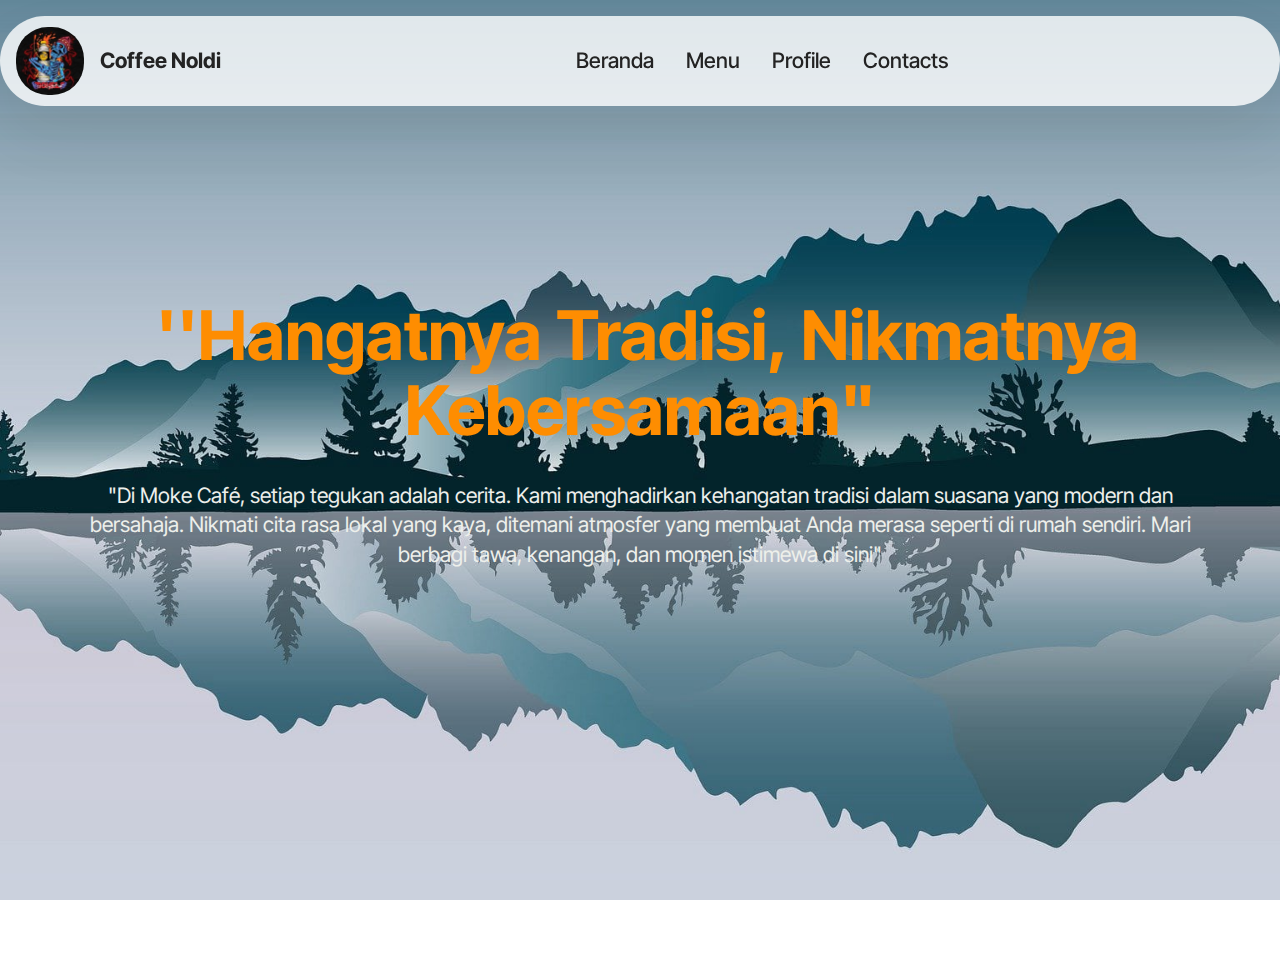
<file: index.html>
<!DOCTYPE html>
<html  >
<head>
  <!-- Site made with Mobirise Website Builder v5.9.25, https://mobirise.com -->
  <meta charset="UTF-8">
  <meta http-equiv="X-UA-Compatible" content="IE=edge">
  <meta name="generator" content="Mobirise v5.9.25, mobirise.com">
  <meta name="viewport" content="width=device-width, initial-scale=1, minimum-scale=1">
  <link rel="shortcut icon" href="assets/images/moke-flores-ntt-137x138.jpg" type="image/x-icon">
  <meta name="description" content="">
  
  
  <title>Home</title>
  <link rel="stylesheet" href="assets/bootstrap/css/bootstrap.min.css">
  <link rel="stylesheet" href="assets/bootstrap/css/bootstrap-grid.min.css">
  <link rel="stylesheet" href="assets/bootstrap/css/bootstrap-reboot.min.css">
  <link rel="stylesheet" href="assets/animatecss/animate.css">
  <link rel="stylesheet" href="assets/dropdown/css/style.css">
  <link rel="stylesheet" href="assets/theme/css/style.css">
  <link rel="preload" href="https://fonts.googleapis.com/css?family=Inter+Tight:100,200,300,400,500,600,700,800,900,100i,200i,300i,400i,500i,600i,700i,800i,900i&display=swap" as="style" onload="this.onload=null;this.rel='stylesheet'">
  <noscript><link rel="stylesheet" href="https://fonts.googleapis.com/css?family=Inter+Tight:100,200,300,400,500,600,700,800,900,100i,200i,300i,400i,500i,600i,700i,800i,900i&display=swap"></noscript>
  <link rel="preload" as="style" href="assets/mobirise/css/mbr-additional.css?v=ShyOSK"><link rel="stylesheet" href="assets/mobirise/css/mbr-additional.css?v=ShyOSK" type="text/css">

  
  
  
</head>
<body>
  
  <section data-bs-version="5.1" class="menu menu5 cid-uAJhlyA5Ok" once="menu" id="menu05-1k">
	

	<nav class="navbar navbar-dropdown navbar-fixed-top navbar-expand-lg">
		<div class="container">
			<div class="navbar-brand">
				<span class="navbar-logo">
					<a href="menu.html#header09-1o">
						<img src="assets/images/moke-flores-ntt-137x138.jpg" alt="Mobirise Website Builder" style="height: 4.3rem;">
					</a>
				</span>
				<span class="navbar-caption-wrap"><a class="navbar-caption text-black text-primary display-4" href="menu.html#header09-1o">Coffee Noldi</a></span>
			</div>
			<button class="navbar-toggler" type="button" data-toggle="collapse" data-bs-toggle="collapse" data-target="#navbarSupportedContent" data-bs-target="#navbarSupportedContent" aria-controls="navbarNavAltMarkup" aria-expanded="false" aria-label="Toggle navigation">
				<div class="hamburger">
					<span></span>
					<span></span>
					<span></span>
					<span></span>
				</div>
			</button>
			<div class="collapse navbar-collapse" id="navbarSupportedContent">
				<ul class="navbar-nav nav-dropdown nav-right" data-app-modern-menu="true"><li class="nav-item">
						<a class="nav-link link text-black text-primary display-4" href="menu.html#header09-1o">Beranda</a>
					</li>
					<li class="nav-item">
						<a class="nav-link link text-black text-primary display-4" href="menu.html#gallery01-1p" aria-expanded="false">Menu</a>
					</li><li class="nav-item"><a class="nav-link link text-black text-primary display-4" href="menu.html#gallery01-1p">Profile</a></li>
					<li class="nav-item">
						<a class="nav-link link text-black text-primary display-4" href="menu.html#contacts01-1t">Contacts</a>
					</li></ul>
				
			</div>
		</div>
	</nav>
</section>

<section data-bs-version="5.1" class="header09 startm5 cid-uAJi0DJfQg mbr-fullscreen" id="header09-1m">	
    
	
	
	<div class="container-fluid">
		<div class="row">
			<div class="content-wrap col-12 col-md-12">
				<h1 class="mbr-section-title mbr-fonts-style mbr-white mb-4 display-1"><strong>&nbsp;''Hangatnya Tradisi, Nikmatnya Kebersamaan"</strong></h1>
				
				<p class="mbr-fonts-style mbr-text mbr-white mb-4 display-7">
					"Di Moke Café, setiap tegukan adalah cerita. Kami menghadirkan kehangatan tradisi dalam suasana yang modern dan bersahaja. Nikmati cita rasa lokal yang kaya, ditemani atmosfer yang membuat Anda merasa seperti di rumah sendiri. Mari berbagi tawa, kenangan, dan momen istimewa di sini"
				</p>
				
			</div>
		</div>
	</div>
</section><section class="display-7" style="padding: 0;align-items: center;justify-content: center;flex-wrap: wrap;    align-content: center;display: flex;position: relative;height: 4rem;"><a href="https://mobiri.se/2971825" style="flex: 1 1;height: 4rem;position: absolute;width: 100%;z-index: 1;"><img alt="" style="height: 4rem;" src="[data-uri]"></a><p style="margin: 0;text-align: center;" class="display-7">&#8204;</p><a style="z-index:1" href="https://mobirise.com/drag-drop-website-builder.html">Drag and Drop Website Builder</a></section><script src="assets/bootstrap/js/bootstrap.bundle.min.js"></script>  <script src="assets/smoothscroll/smooth-scroll.js"></script>  <script src="assets/ytplayer/index.js"></script>  <script src="assets/dropdown/js/navbar-dropdown.js"></script>  <script src="assets/theme/js/script.js"></script>  
  
  
  <input name="animation" type="hidden">
  </body>
</html>
</file>
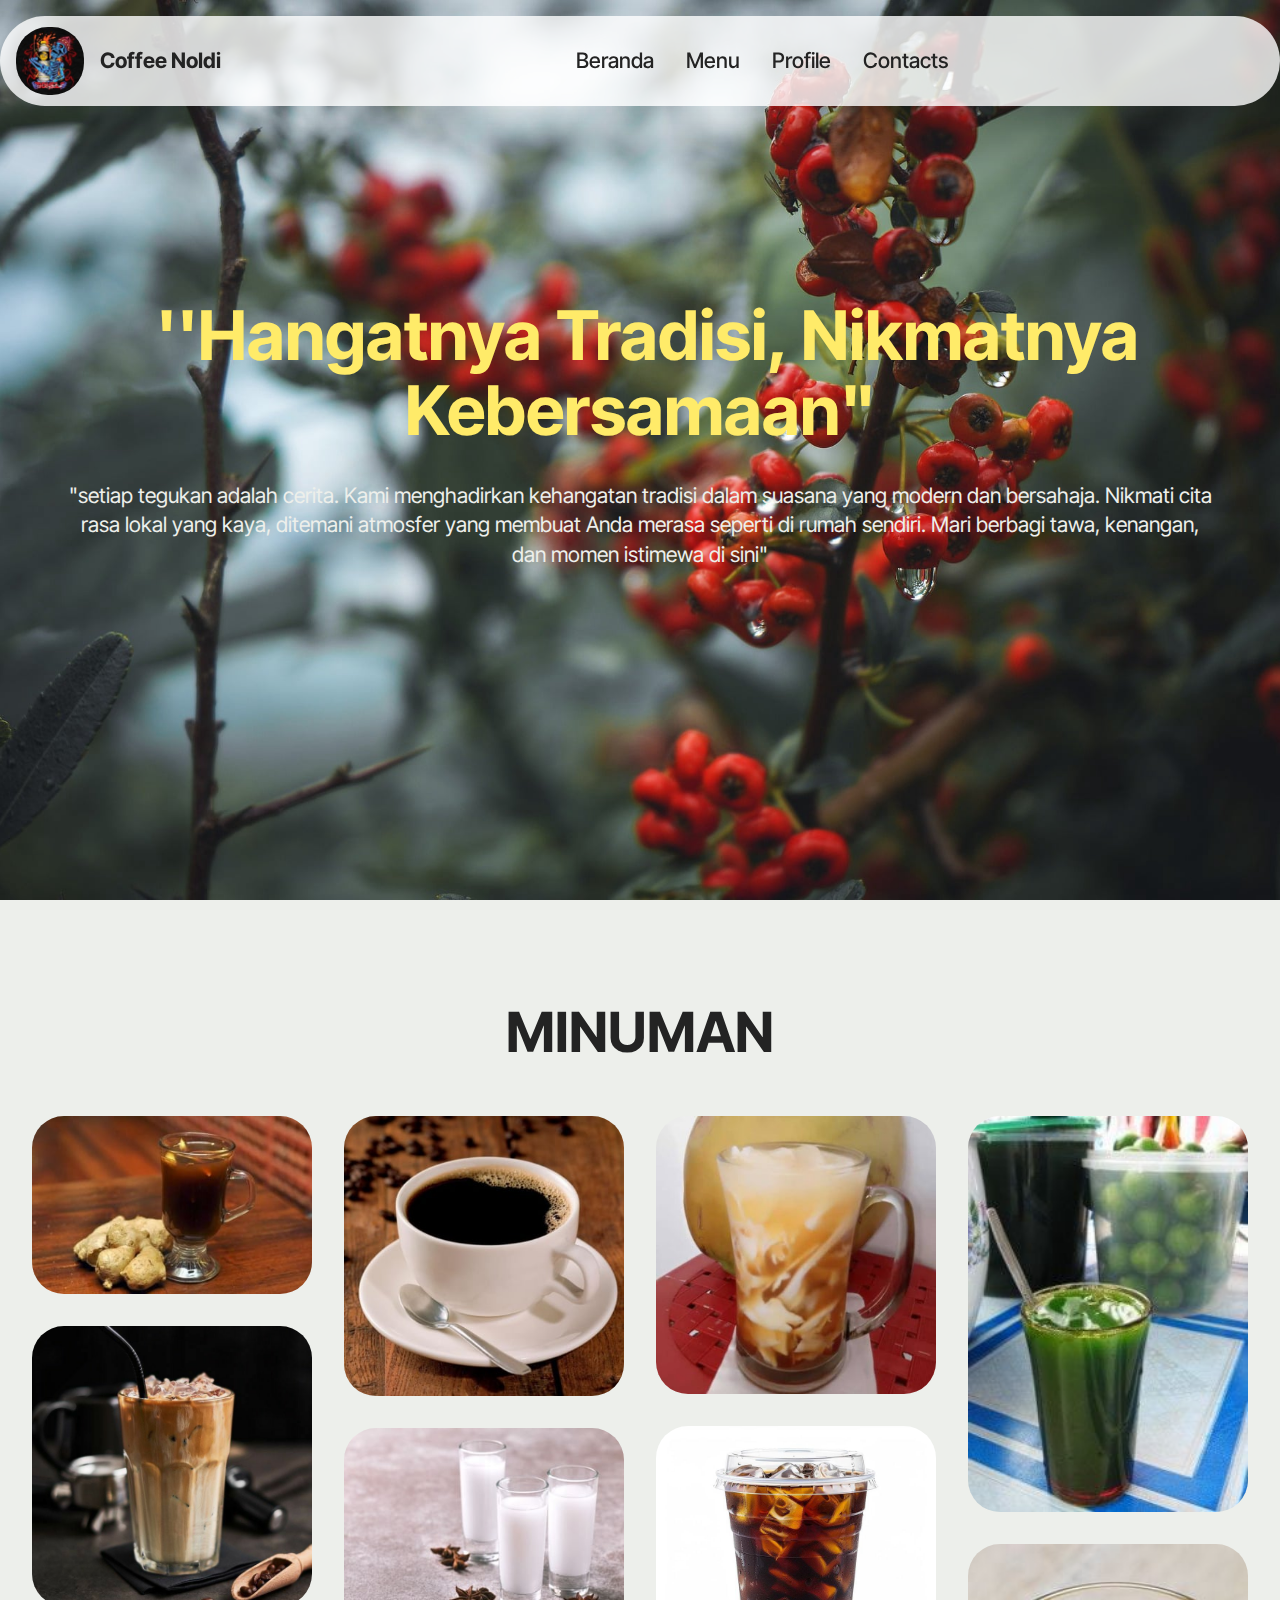
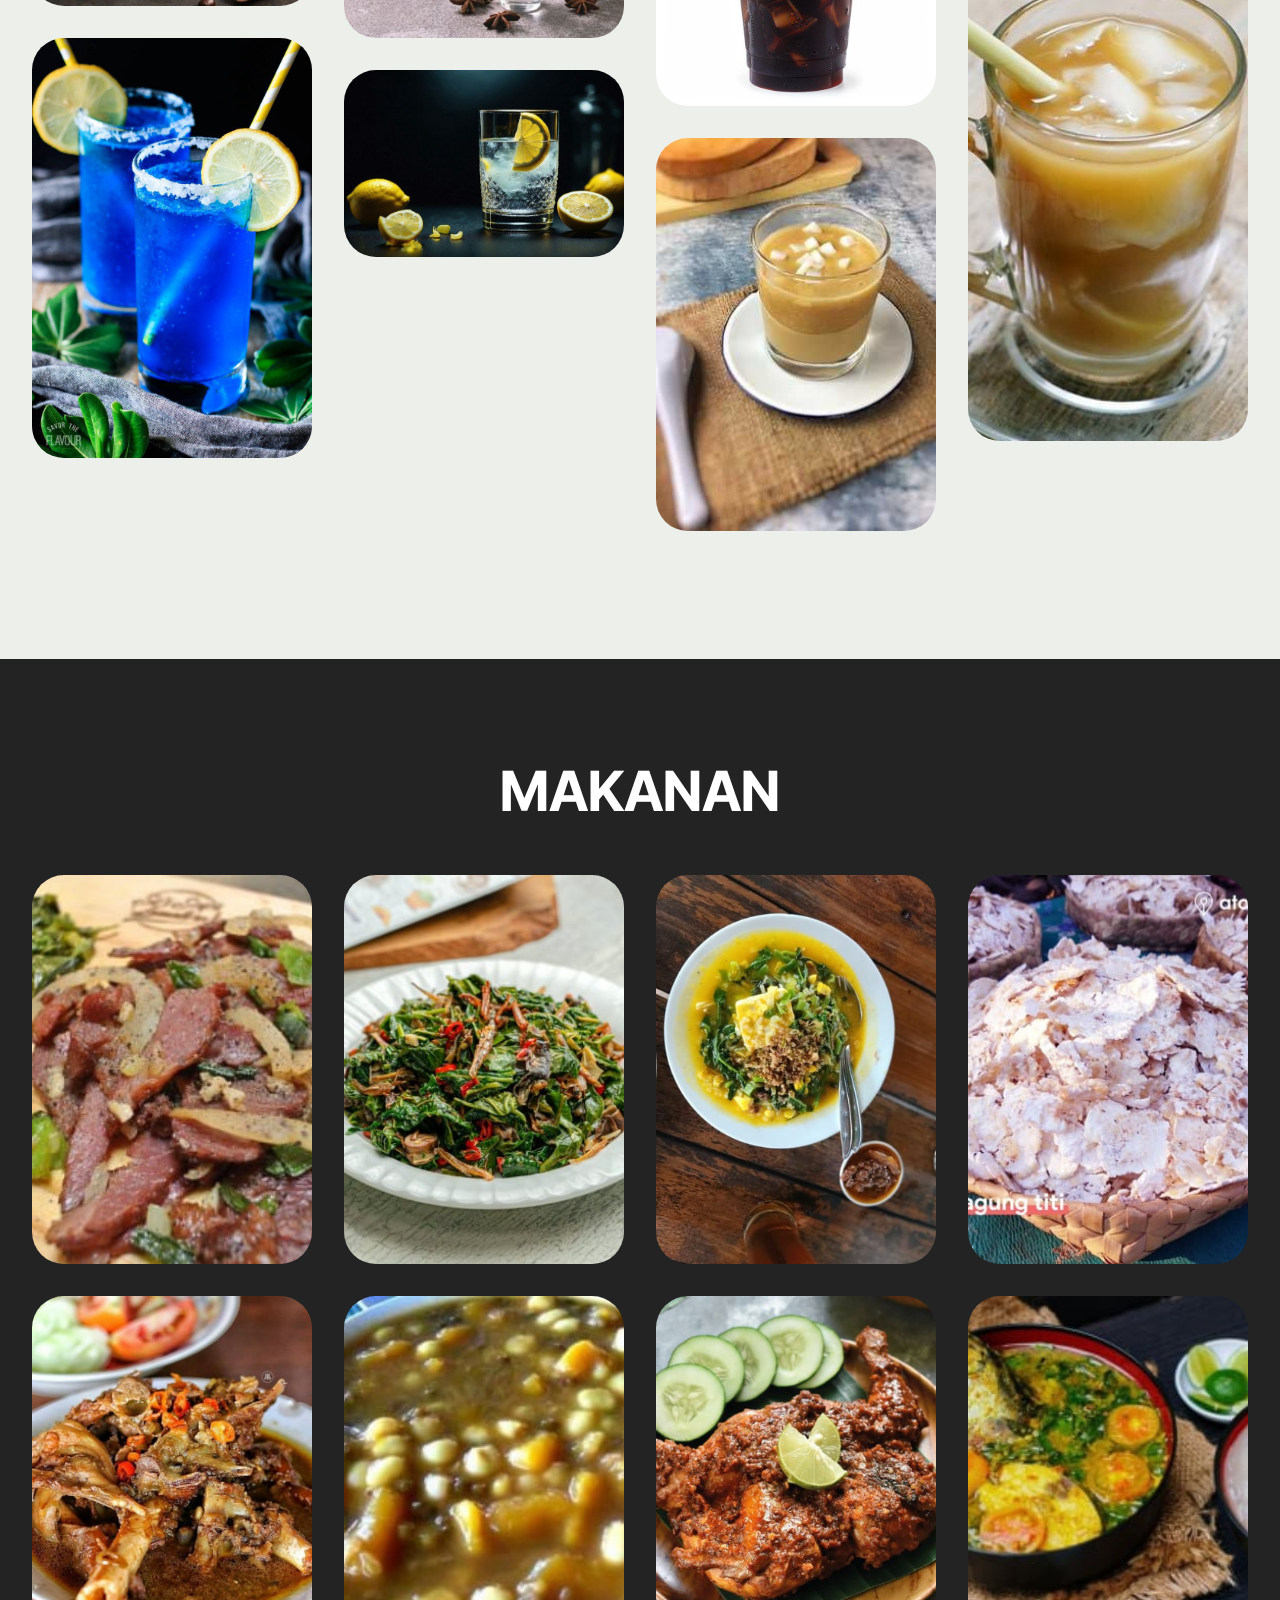
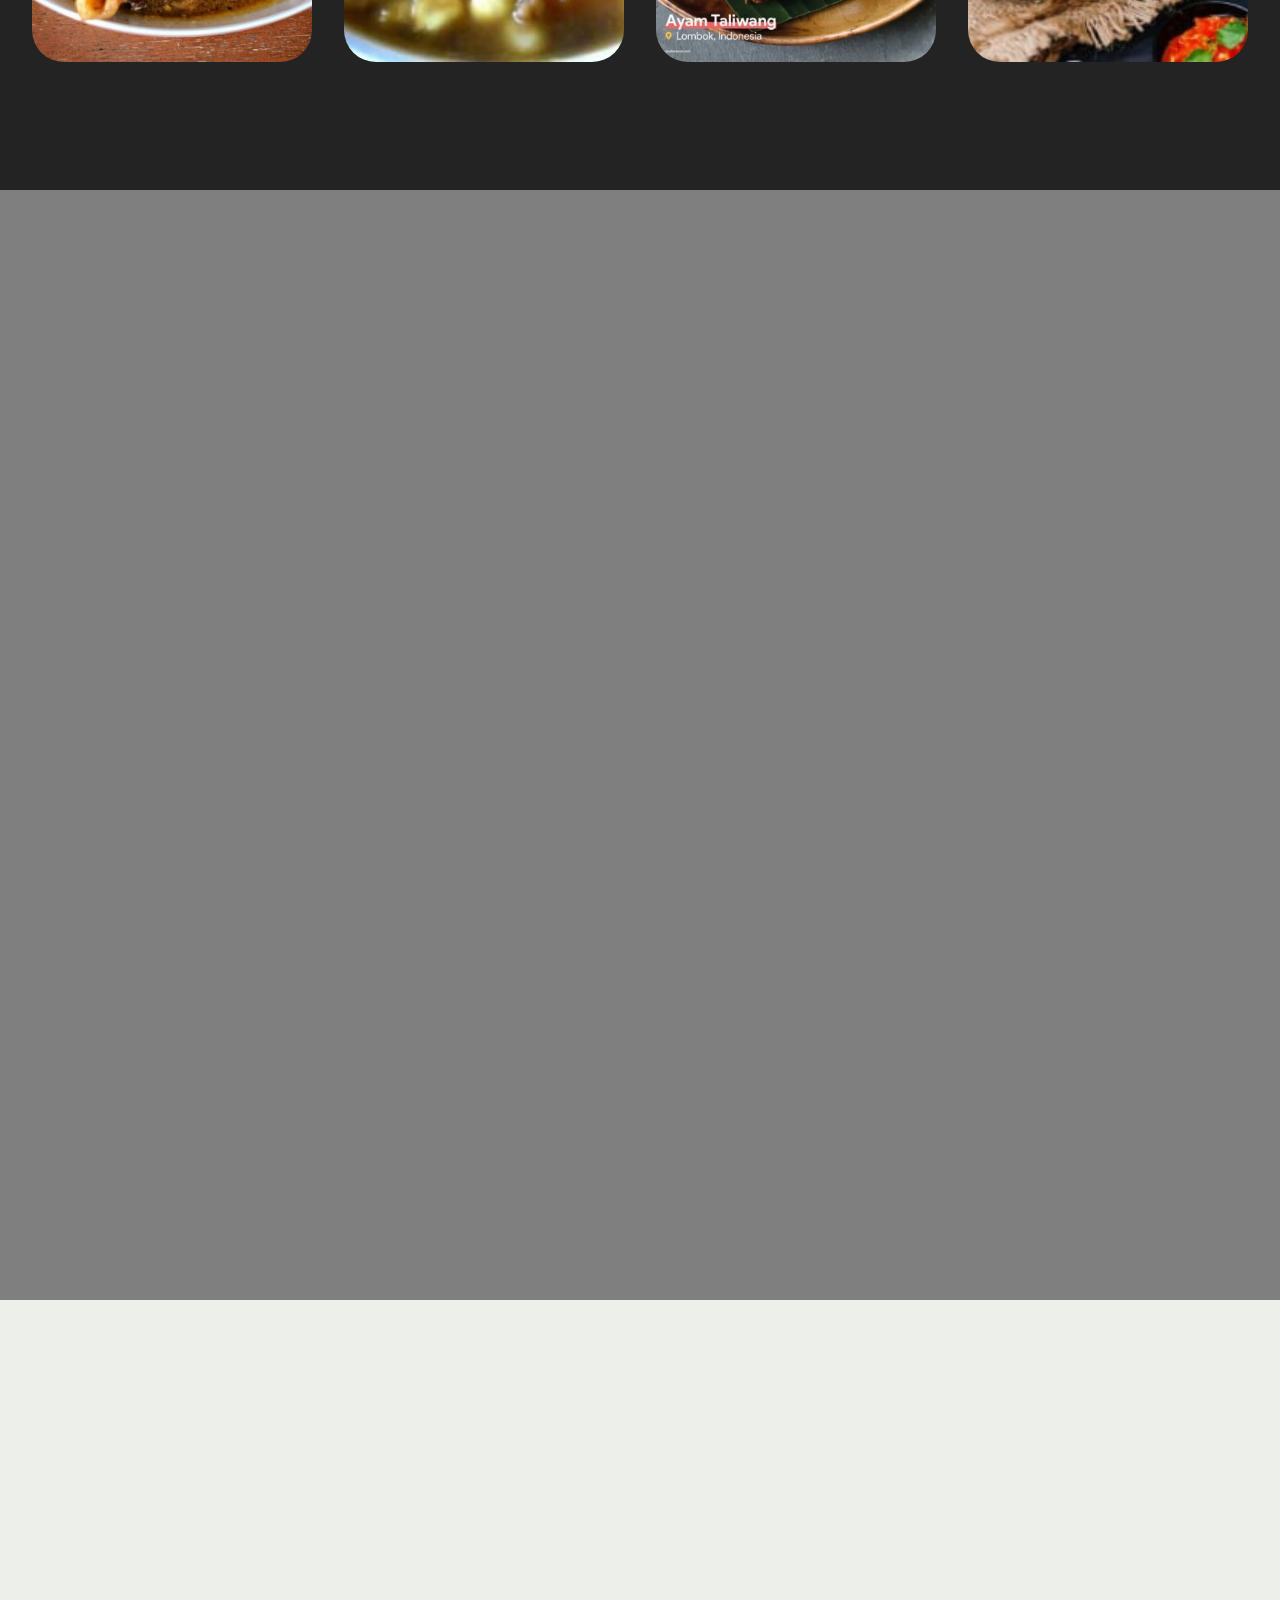
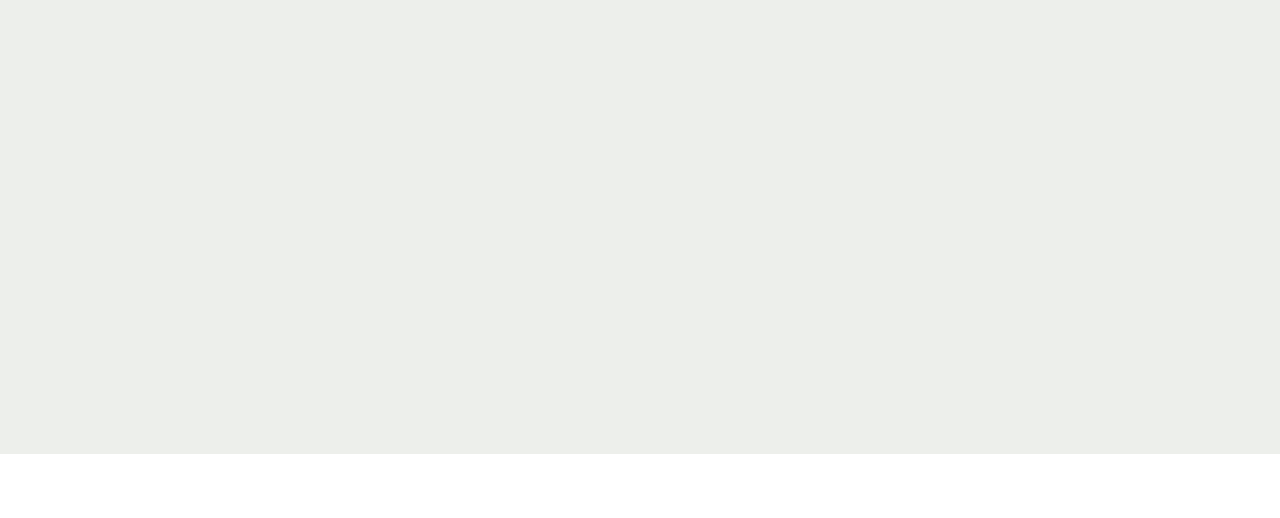
<file: menu.html>
<!DOCTYPE html>
<html  >
<head>
  <!-- Site made with Mobirise Website Builder v5.9.25, https://mobirise.com -->
  <meta charset="UTF-8">
  <meta http-equiv="X-UA-Compatible" content="IE=edge">
  <meta name="generator" content="Mobirise v5.9.25, mobirise.com">
  <meta name="viewport" content="width=device-width, initial-scale=1, minimum-scale=1">
  <link rel="shortcut icon" href="assets/images/moke-flores-ntt-137x138.jpg" type="image/x-icon">
  <meta name="description" content="">
  
  
  <title>Page 1</title>
  <link rel="stylesheet" href="assets/web/assets/mobirise-icons2/mobirise2.css">
  <link rel="stylesheet" href="assets/bootstrap/css/bootstrap.min.css">
  <link rel="stylesheet" href="assets/bootstrap/css/bootstrap-grid.min.css">
  <link rel="stylesheet" href="assets/bootstrap/css/bootstrap-reboot.min.css">
  <link rel="stylesheet" href="assets/animatecss/animate.css">
  <link rel="stylesheet" href="assets/dropdown/css/style.css">
  <link rel="stylesheet" href="assets/theme/css/style.css">
  <link rel="stylesheet" href="assets/gallery/style.css">
  <link rel="preload" href="https://fonts.googleapis.com/css?family=Inter+Tight:100,200,300,400,500,600,700,800,900,100i,200i,300i,400i,500i,600i,700i,800i,900i&display=swap" as="style" onload="this.onload=null;this.rel='stylesheet'">
  <noscript><link rel="stylesheet" href="https://fonts.googleapis.com/css?family=Inter+Tight:100,200,300,400,500,600,700,800,900,100i,200i,300i,400i,500i,600i,700i,800i,900i&display=swap"></noscript>
  <link rel="preload" as="style" href="assets/mobirise/css/mbr-additional.css?v=bhi3Mw"><link rel="stylesheet" href="assets/mobirise/css/mbr-additional.css?v=bhi3Mw" type="text/css">

  
  
  
</head>
<body>
  
  <section data-bs-version="5.1" class="menu menu5 cid-uAJlAy5gST" once="menu" id="menu05-1n">
	

	<nav class="navbar navbar-dropdown navbar-fixed-top navbar-expand-lg">
		<div class="container">
			<div class="navbar-brand">
				<span class="navbar-logo">
					<a href="menu.html#header09-1o">
						<img src="assets/images/moke-flores-ntt-137x138.jpg" alt="Mobirise Website Builder" style="height: 4.3rem;">
					</a>
				</span>
				<span class="navbar-caption-wrap"><a class="navbar-caption text-black text-primary display-4" href="menu.html#header09-1o">Coffee Noldi</a></span>
			</div>
			<button class="navbar-toggler" type="button" data-toggle="collapse" data-bs-toggle="collapse" data-target="#navbarSupportedContent" data-bs-target="#navbarSupportedContent" aria-controls="navbarNavAltMarkup" aria-expanded="false" aria-label="Toggle navigation">
				<div class="hamburger">
					<span></span>
					<span></span>
					<span></span>
					<span></span>
				</div>
			</button>
			<div class="collapse navbar-collapse" id="navbarSupportedContent">
				<ul class="navbar-nav nav-dropdown nav-right" data-app-modern-menu="true"><li class="nav-item">
						<a class="nav-link link text-black text-primary display-4" href="menu.html#header09-1o">Beranda</a>
					</li>
					<li class="nav-item">
						<a class="nav-link link text-black text-primary display-4" href="menu.html#gallery01-1p" aria-expanded="false">Menu</a>
					</li><li class="nav-item"><a class="nav-link link text-black text-primary display-4" href="menu.html#gallery01-1p">Profile</a></li>
					<li class="nav-item">
						<a class="nav-link link text-black text-primary display-4" href="menu.html#contacts01-1t">Contacts</a>
					</li></ul>
				
			</div>
		</div>
	</nav>
</section>

<section data-bs-version="5.1" class="header09 startm5 cid-uAJlAyCAHQ mbr-fullscreen" id="header09-1o">	
    
	
	
	<div class="container-fluid">
		<div class="row">
			<div class="content-wrap col-12 col-md-12">
				<h1 class="mbr-section-title mbr-fonts-style mbr-white mb-4 display-1"><strong>&nbsp;''Hangatnya Tradisi, Nikmatnya Kebersamaan"</strong></h1>
				
				<p class="mbr-fonts-style mbr-text mbr-white mb-4 display-7">
					"setiap tegukan adalah cerita. Kami menghadirkan kehangatan tradisi dalam suasana yang modern dan bersahaja. Nikmati cita rasa lokal yang kaya, ditemani atmosfer yang membuat Anda merasa seperti di rumah sendiri. Mari berbagi tawa, kenangan, dan momen istimewa di sini"
				</p>
				
			</div>
		</div>
	</div>
</section>

<section data-bs-version="5.1" class="gallery1 mbr-gallery cid-uAJoLpig1x" id="gallery02-1s">   
    
    

    <div class="container-fluid">
        <div class="row justify-content-center">
            <div class="col-12 content-head">
                <div class="mbr-section-head mb-5">
                    <h3 class="mbr-section-title mbr-fonts-style align-center m-0 display-2"><strong>MINUMAN</strong></h3>
                    
                </div>
            </div>
        </div>
        <div class="row mbr-gallery mbr-masonry" data-masonry="{&quot;percentPosition&quot;: true }">
            <div class="col-12 col-md-6 col-lg-3 item gallery-image active">
                <div class="item-wrapper" data-toggle="modal" data-bs-toggle="modal" data-target="#uAJRZ0PgF3-modal" data-bs-target="#uAJRZ0PgF3-modal">
                    <img class="w-100" src="assets/images/belaian-hangat-wedang-jahe-hutan-kalimantan-382x243.jpg" alt="Mobirise Website Builder" data-slide-to="0" data-bs-slide-to="0" data-target="#lb-uAJRZ0PgF3" data-bs-target="#lb-uAJRZ0PgF3">
                    <div class="icon-wrapper">
                        <span class="mobi-mbri mobi-mbri-search mbr-iconfont mbr-iconfont-btn"></span>
                    </div>
                </div>
                
            </div>
            
            <div class="col-12 col-md-6 col-lg-3 item gallery-image">
                <div class="item-wrapper" data-toggle="modal" data-bs-toggle="modal" data-target="#uAJRZ0PgF3-modal" data-bs-target="#uAJRZ0PgF3-modal">
                    <img class="w-100" src="assets/images/e19bf85f-2520-4850-bda4-0016f0e3a204-382x382.jpg" alt="Mobirise Website Builder" data-slide-to="1" data-bs-slide-to="1" data-target="#lb-uAJRZ0PgF3" data-bs-target="#lb-uAJRZ0PgF3">
                    <div class="icon-wrapper">
                        <span class="mobi-mbri mobi-mbri-search mbr-iconfont mbr-iconfont-btn"></span>
                    </div>
                </div>
                
            </div>
            <div class="col-12 col-md-6 col-lg-3 item gallery-image">
                <div class="item-wrapper" data-toggle="modal" data-bs-toggle="modal" data-target="#uAJRZ0PgF3-modal" data-bs-target="#uAJRZ0PgF3-modal">
                    <img class="w-100" src="assets/images/cf7cd1ff-2d68-49dd-b558-e4ef8fff62fe-382x379.jpg" alt="Mobirise Website Builder" data-slide-to="2" data-bs-slide-to="2" data-target="#lb-uAJRZ0PgF3" data-bs-target="#lb-uAJRZ0PgF3">
                    <div class="icon-wrapper">
                        <span class="mobi-mbri mobi-mbri-search mbr-iconfont mbr-iconfont-btn"></span>
                    </div>
                </div>
                
            </div>
            
            <div class="col-12 col-md-6 col-lg-3 item gallery-image">
                <div class="item-wrapper" data-toggle="modal" data-bs-toggle="modal" data-target="#uAJRZ0PgF3-modal" data-bs-target="#uAJRZ0PgF3-modal">
                    <img class="w-100" src="assets/images/makanan-dan-minuman-khas-sumatera-barat-212x300.jpg" alt="Mobirise Website Builder" data-slide-to="3" data-bs-slide-to="3" data-target="#lb-uAJRZ0PgF3" data-bs-target="#lb-uAJRZ0PgF3">
                    <div class="icon-wrapper">
                        <span class="mobi-mbri mobi-mbri-search mbr-iconfont mbr-iconfont-btn"></span>
                    </div>
                </div>
                
            </div><div class="col-12 col-md-6 col-lg-3 item gallery-image">
                <div class="item-wrapper" data-toggle="modal" data-bs-toggle="modal" data-target="#uAJRZ0PgF3-modal" data-bs-target="#uAJRZ0PgF3-modal">
                    <img class="w-100" src="assets/images/3c96e095-7653-428b-b7c8-5fb06b281bb6-600x600.jpg" alt="Mobirise Website Builder" data-slide-to="4" data-bs-slide-to="4" data-target="#lb-uAJRZ0PgF3" data-bs-target="#lb-uAJRZ0PgF3">
                    <div class="icon-wrapper">
                        <span class="mobi-mbri mobi-mbri-search mbr-iconfont mbr-iconfont-btn"></span>
                    </div>
                </div>
                
            </div><div class="col-12 col-md-6 col-lg-3 item gallery-image">
                <div class="item-wrapper" data-toggle="modal" data-bs-toggle="modal" data-target="#uAJRZ0PgF3-modal" data-bs-target="#uAJRZ0PgF3-modal">
                    <img class="w-100" src="assets/images/293b96fb-73e6-42a6-b707-0f7912d5d96f-736x736.jpg" alt="Mobirise Website Builder" data-slide-to="5" data-bs-slide-to="5" data-target="#lb-uAJRZ0PgF3" data-bs-target="#lb-uAJRZ0PgF3">
                    <div class="icon-wrapper">
                        <span class="mobi-mbri mobi-mbri-search mbr-iconfont mbr-iconfont-btn"></span>
                    </div>
                </div>
                
            </div><div class="col-12 col-md-6 col-lg-3 item gallery-image">
                <div class="item-wrapper" data-toggle="modal" data-bs-toggle="modal" data-target="#uAJRZ0PgF3-modal" data-bs-target="#uAJRZ0PgF3-modal">
                    <img class="w-100" src="assets/images/what-is-arak-organic-facts-382x287.jpg" alt="Mobirise Website Builder" data-slide-to="6" data-bs-slide-to="6" data-target="#lb-uAJRZ0PgF3" data-bs-target="#lb-uAJRZ0PgF3">
                    <div class="icon-wrapper">
                        <span class="mobi-mbri mobi-mbri-search mbr-iconfont mbr-iconfont-btn"></span>
                    </div>
                </div>
                
            </div><div class="col-12 col-md-6 col-lg-3 item gallery-image">
                <div class="item-wrapper" data-toggle="modal" data-bs-toggle="modal" data-target="#uAJRZ0PgF3-modal" data-bs-target="#uAJRZ0PgF3-modal">
                    <img class="w-100" src="assets/images/bandrek-hangat-236x419.jpg" alt="Mobirise Website Builder" data-slide-to="7" data-bs-slide-to="7" data-target="#lb-uAJRZ0PgF3" data-bs-target="#lb-uAJRZ0PgF3">
                    <div class="icon-wrapper">
                        <span class="mobi-mbri mobi-mbri-search mbr-iconfont mbr-iconfont-btn"></span>
                    </div>
                </div>
                
            </div><div class="col-12 col-md-6 col-lg-3 item gallery-image">
                <div class="item-wrapper" data-toggle="modal" data-bs-toggle="modal" data-target="#uAJRZ0PgF3-modal" data-bs-target="#uAJRZ0PgF3-modal">
                    <img class="w-100" src="assets/images/blue-lagoon-mocktail-736x1104.jpg" alt="Mobirise Website Builder" data-slide-to="8" data-bs-slide-to="8" data-target="#lb-uAJRZ0PgF3" data-bs-target="#lb-uAJRZ0PgF3">
                    <div class="icon-wrapper">
                        <span class="mobi-mbri mobi-mbri-search mbr-iconfont mbr-iconfont-btn"></span>
                    </div>
                </div>
                
            </div><div class="col-12 col-md-6 col-lg-3 item gallery-image">
                <div class="item-wrapper" data-toggle="modal" data-bs-toggle="modal" data-target="#uAJRZ0PgF3-modal" data-bs-target="#uAJRZ0PgF3-modal">
                    <img class="w-100" src="assets/images/arak-735x490.jpg" alt="Mobirise Website Builder" data-slide-to="9" data-bs-slide-to="9" data-target="#lb-uAJRZ0PgF3" data-bs-target="#lb-uAJRZ0PgF3">
                    <div class="icon-wrapper">
                        <span class="mobi-mbri mobi-mbri-search mbr-iconfont mbr-iconfont-btn"></span>
                    </div>
                </div>
                
            </div><div class="col-12 col-md-6 col-lg-3 item gallery-image">
                <div class="item-wrapper" data-toggle="modal" data-bs-toggle="modal" data-target="#uAJRZ0PgF3-modal" data-bs-target="#uAJRZ0PgF3-modal">
                    <img class="w-100" src="assets/images/resep-jamu-coro-khas-demak-oleh-zulifatul-afwah-272x382.jpg" alt="Mobirise Website Builder" data-slide-to="10" data-bs-slide-to="10" data-target="#lb-uAJRZ0PgF3" data-bs-target="#lb-uAJRZ0PgF3">
                    <div class="icon-wrapper">
                        <span class="mobi-mbri mobi-mbri-search mbr-iconfont mbr-iconfont-btn"></span>
                    </div>
                </div>
                
            </div>
            
        </div>

        <div class="modal mbr-slider" tabindex="-1" role="dialog" aria-hidden="true" id="uAJRZ0PgF3-modal">
            <div class="modal-dialog" role="document">
                <div class="modal-content">
                    <div class="modal-body">
                        <div class="carousel slide" id="lb-uAJRZ0PgF3" data-interval="5000" data-bs-interval="5000">
                            <div class="carousel-inner">
                                <div class="carousel-item active">
                                    <img class="d-block w-100" src="assets/images/belaian-hangat-wedang-jahe-hutan-kalimantan-382x243.jpg" alt="Mobirise Website Builder">
                                </div>
                                
                                <div class="carousel-item">
                                    <img class="d-block w-100" src="assets/images/e19bf85f-2520-4850-bda4-0016f0e3a204-382x382.jpg" alt="Mobirise Website Builder">
                                </div>
                                <div class="carousel-item">
                                    <img class="d-block w-100" src="assets/images/cf7cd1ff-2d68-49dd-b558-e4ef8fff62fe-382x379.jpg" alt="Mobirise Website Builder">
                                </div>
                                
                                <div class="carousel-item">
                                    <img class="d-block w-100" src="assets/images/makanan-dan-minuman-khas-sumatera-barat-212x300.jpg" alt="Mobirise Website Builder">
                                </div><div class="carousel-item">
                                    <img class="d-block w-100" src="assets/images/3c96e095-7653-428b-b7c8-5fb06b281bb6-600x600.jpg" alt="Mobirise Website Builder">
                                </div><div class="carousel-item">
                                    <img class="d-block w-100" src="assets/images/293b96fb-73e6-42a6-b707-0f7912d5d96f-736x736.jpg" alt="Mobirise Website Builder">
                                </div><div class="carousel-item">
                                    <img class="d-block w-100" src="assets/images/what-is-arak-organic-facts-382x287.jpg" alt="Mobirise Website Builder">
                                </div><div class="carousel-item">
                                    <img class="d-block w-100" src="assets/images/bandrek-hangat-236x419.jpg" alt="Mobirise Website Builder">
                                </div><div class="carousel-item">
                                    <img class="d-block w-100" src="assets/images/blue-lagoon-mocktail-736x1104.jpg" alt="Mobirise Website Builder">
                                </div><div class="carousel-item">
                                    <img class="d-block w-100" src="assets/images/arak-735x490.jpg" alt="Mobirise Website Builder">
                                </div><div class="carousel-item">
                                    <img class="d-block w-100" src="assets/images/resep-jamu-coro-khas-demak-oleh-zulifatul-afwah-272x382.jpg" alt="Mobirise Website Builder">
                                </div>
                                
                            </div>
                            <ol class="carousel-indicators">
                                <li data-slide-to="0" data-bs-slide-to="0" class="active" data-target="#lb-uAJRZ0PgF3" data-bs-target="#lb-uAJRZ0PgF3"></li>
                                <li data-slide-to="1" data-bs-slide-to="1" data-target="#lb-uAJRZ0PgF3" data-bs-target="#lb-uAJRZ0PgF3"></li>
                                <li data-slide-to="2" data-bs-slide-to="2" data-target="#lb-uAJRZ0PgF3" data-bs-target="#lb-uAJRZ0PgF3"></li>
                                <li data-slide-to="3" data-bs-slide-to="3" data-target="#lb-uAJRZ0PgF3" data-bs-target="#lb-uAJRZ0PgF3"></li>
                                <li data-slide-to="4" data-bs-slide-to="4" data-target="#lb-uAJRZ0PgF3" data-bs-target="#lb-uAJRZ0PgF3"></li><li data-slide-to="5" data-bs-slide-to="5" data-target="#lb-uAJRZ0PgF3" data-bs-target="#lb-uAJRZ0PgF3"></li><li data-slide-to="6" data-bs-slide-to="6" data-target="#lb-uAJRZ0PgF3" data-bs-target="#lb-uAJRZ0PgF3"></li><li data-slide-to="7" data-bs-slide-to="7" data-target="#lb-uAJRZ0PgF3" data-bs-target="#lb-uAJRZ0PgF3"></li><li data-slide-to="8" data-bs-slide-to="8" data-target="#lb-uAJRZ0PgF3" data-bs-target="#lb-uAJRZ0PgF3"></li><li data-slide-to="9" data-bs-slide-to="9" data-target="#lb-uAJRZ0PgF3" data-bs-target="#lb-uAJRZ0PgF3"></li><li data-slide-to="10" data-bs-slide-to="10" data-target="#lb-uAJRZ0PgF3" data-bs-target="#lb-uAJRZ0PgF3"></li>
                                
                                
                            </ol>
                            <a role="button" href="" class="close" data-dismiss="modal" data-bs-dismiss="modal" aria-label="Close">
                            </a>
                            <a class="carousel-control-prev carousel-control" role="button" data-slide="prev" data-bs-slide="prev" href="#lb-uAJRZ0PgF3">
                                <span class="mobi-mbri mobi-mbri-arrow-prev" aria-hidden="true"></span>
                                <span class="sr-only visually-hidden">Previous</span>
                            </a>
                            <a class="carousel-control-next carousel-control" role="button" data-slide="next" data-bs-slide="next" href="#lb-uAJRZ0PgF3">
                                <span class="mobi-mbri mobi-mbri-arrow-next" aria-hidden="true"></span>
                                <span class="sr-only visually-hidden">Next</span>
                            </a>
                        </div>
                    </div>
                </div>
            </div>
        </div>
    </div>
</section>

<section data-bs-version="5.1" class="gallery1 mbr-gallery cid-uAJlT0sQk2" id="gallery01-1p">
    
    

    <div class="container-fluid">
        <div class="row justify-content-center">
            <div class="col-12 content-head">
                <div class="mb-5">
                    <h3 class="mbr-section-title mbr-fonts-style align-center m-0 display-2"><strong>MAKANAN</strong></h3>
                    <h4 class="mbr-section-subtitle mbr-fonts-style align-center mb-0 mt-4 display-7"></h4>
                </div>
            </div>
        </div>
        
        <div class="row mbr-gallery">
            <div class="col-12 col-md-6 col-lg-3 item gallery-image">
                <div class="item-wrapper mb-3" data-toggle="modal" data-bs-toggle="modal" data-target="#uAJRZ2zeH2-modal" data-bs-target="#uAJRZ2zeH2-modal">
                    <img class="w-100" src="assets/images/10-makanan-lezat-khas-ntt-ada-sei-hingga-pelepah-manuk-382x256.jpg" alt="Mobirise Website Builder" data-slide-to="0" data-bs-slide-to="0" data-target="#lb-uAJRZ2zeH2" data-bs-target="#lb-uAJRZ2zeH2">
                    <div class="icon-wrapper">
                        <span class="mobi-mbri mobi-mbri-search mbr-iconfont mbr-iconfont-btn"></span>
                    </div>
                </div>
                
            </div>
            <div class="col-12 col-md-6 col-lg-3 item gallery-image">
                <div class="item-wrapper mb-3" data-toggle="modal" data-bs-toggle="modal" data-target="#uAJRZ2zeH2-modal" data-bs-target="#uAJRZ2zeH2-modal">
                    <img class="w-100" src="assets/images/25-macam-makanan-khas-ntt-kekinian-yang-terkenal-enak-382x382.jpg" alt="Mobirise Website Builder" data-slide-to="1" data-bs-slide-to="1" data-target="#lb-uAJRZ2zeH2" data-bs-target="#lb-uAJRZ2zeH2">
                    <div class="icon-wrapper">
                        <span class="mobi-mbri mobi-mbri-search mbr-iconfont mbr-iconfont-btn"></span>
                    </div>
                </div>
                
            </div>
            <div class="col-12 col-md-6 col-lg-3 item gallery-image">
                <div class="item-wrapper mb-3" data-toggle="modal" data-bs-toggle="modal" data-target="#uAJRZ2zeH2-modal" data-bs-target="#uAJRZ2zeH2-modal">
                    <img class="w-100" src="assets/images/28d185d7-343d-4ae1-aa34-386f965aea87-382x509.jpg" alt="Mobirise Website Builder" data-slide-to="2" data-bs-slide-to="2" data-target="#lb-uAJRZ2zeH2" data-bs-target="#lb-uAJRZ2zeH2">
                    <div class="icon-wrapper">
                        <span class="mobi-mbri mobi-mbri-search mbr-iconfont mbr-iconfont-btn"></span>
                    </div>
                </div>
                
            </div>
            <div class="col-12 col-md-6 col-lg-3 item gallery-image">
                <div class="item-wrapper mb-3" data-toggle="modal" data-bs-toggle="modal" data-target="#uAJRZ2zeH2-modal" data-bs-target="#uAJRZ2zeH2-modal">
                    <img class="w-100" src="assets/images/cita-rasa-flores-382x382.jpg" alt="Mobirise Website Builder" data-slide-to="3" data-bs-slide-to="3" data-target="#lb-uAJRZ2zeH2" data-bs-target="#lb-uAJRZ2zeH2">
                    <div class="icon-wrapper">
                        <span class="mobi-mbri mobi-mbri-search mbr-iconfont mbr-iconfont-btn"></span>
                    </div>
                </div>
                
            </div>
            <div class="col-12 col-md-6 col-lg-3 item gallery-image">
                <div class="item-wrapper mb-3" data-toggle="modal" data-bs-toggle="modal" data-target="#uAJRZ2zeH2-modal" data-bs-target="#uAJRZ2zeH2-modal">
                    <img class="w-100" src="assets/images/ec19814e-cb63-4429-bd23-65dd56901f40-382x421.jpg" alt="Mobirise Website Builder" data-slide-to="4" data-bs-slide-to="4" data-target="#lb-uAJRZ2zeH2" data-bs-target="#lb-uAJRZ2zeH2">
                    <div class="icon-wrapper">
                        <span class="mobi-mbri mobi-mbri-search mbr-iconfont mbr-iconfont-btn"></span>
                    </div>
                </div>
                
            </div>
            <div class="col-12 col-md-6 col-lg-3 item gallery-image">
                <div class="item-wrapper mb-3" data-toggle="modal" data-bs-toggle="modal" data-target="#uAJRZ2zeH2-modal" data-bs-target="#uAJRZ2zeH2-modal">
                    <img class="w-100" src="assets/images/kuliner-ntt-dari-jagung-ikan-hingga-daging-nativeindonesia-com-382x239.jpg" alt="Mobirise Website Builder" data-slide-to="5" data-bs-slide-to="5" data-target="#lb-uAJRZ2zeH2" data-bs-target="#lb-uAJRZ2zeH2">
                    <div class="icon-wrapper">
                        <span class="mobi-mbri mobi-mbri-search mbr-iconfont mbr-iconfont-btn"></span>
                    </div>
                </div>
                
            </div>
            <div class="col-12 col-md-6 col-lg-3 item gallery-image">
                <div class="item-wrapper mb-3" data-toggle="modal" data-bs-toggle="modal" data-target="#uAJRZ2zeH2-modal" data-bs-target="#uAJRZ2zeH2-modal">
                    <img class="w-100" src="assets/images/makanan-khas-lombok-makanan-resep-ayam-ide-382x478.jpg" alt="Mobirise Website Builder" data-slide-to="6" data-bs-slide-to="6" data-target="#lb-uAJRZ2zeH2" data-bs-target="#lb-uAJRZ2zeH2">
                    <div class="icon-wrapper">
                        <span class="mobi-mbri mobi-mbri-search mbr-iconfont mbr-iconfont-btn"></span>
                    </div>
                </div>
                
            </div>
            <div class="col-12 col-md-6 col-lg-3 item gallery-image">
                <div class="item-wrapper mb-3" data-toggle="modal" data-bs-toggle="modal" data-target="#uAJRZ2zeH2-modal" data-bs-target="#uAJRZ2zeH2-modal">
                    <img class="w-100" src="assets/images/10-makanan-khas-papua-yang-unik-dan-lezat-382x239.jpg" alt="Mobirise Website Builder" data-slide-to="7" data-bs-slide-to="7" data-target="#lb-uAJRZ2zeH2" data-bs-target="#lb-uAJRZ2zeH2">
                    <div class="icon-wrapper">
                        <span class="mobi-mbri mobi-mbri-search mbr-iconfont mbr-iconfont-btn"></span>
                    </div>
                </div>
                
            </div>
        </div>

        <div class="modal mbr-slider" tabindex="-1" role="dialog" aria-hidden="true" id="uAJRZ2zeH2-modal">
            <div class="modal-dialog" role="document">
                <div class="modal-content">
                    <div class="modal-body">
                        <div class="carousel slide" data-pause="false" data-bs-pause="false" id="lb-uAJRZ2zeH2" data-interval="5000" data-bs-interval="5000">
                            <div class="carousel-inner">
                                <div class="carousel-item active">
                                    <img class="d-block w-100" src="assets/images/10-makanan-lezat-khas-ntt-ada-sei-hingga-pelepah-manuk-382x256.jpg" alt="Mobirise Website Builder">
                                </div>
                                <div class="carousel-item">
                                    <img class="d-block w-100" src="assets/images/25-macam-makanan-khas-ntt-kekinian-yang-terkenal-enak-382x382.jpg" alt="Mobirise Website Builder">
                                </div>
                                <div class="carousel-item">
                                    <img class="d-block w-100" src="assets/images/28d185d7-343d-4ae1-aa34-386f965aea87-382x509.jpg" alt="Mobirise Website Builder">
                                </div>
                                <div class="carousel-item">
                                    <img class="d-block w-100" src="assets/images/cita-rasa-flores-382x382.jpg" alt="Mobirise Website Builder">
                                </div>
                                <div class="carousel-item">
                                    <img class="d-block w-100" src="assets/images/ec19814e-cb63-4429-bd23-65dd56901f40-382x421.jpg" alt="Mobirise Website Builder">
                                </div>
                                <div class="carousel-item">
                                    <img class="d-block w-100" src="assets/images/kuliner-ntt-dari-jagung-ikan-hingga-daging-nativeindonesia-com-382x239.jpg" alt="Mobirise Website Builder">
                                </div>
                                <div class="carousel-item">
                                    <img class="d-block w-100" src="assets/images/makanan-khas-lombok-makanan-resep-ayam-ide-382x478.jpg" alt="Mobirise Website Builder">
                                </div>
                                <div class="carousel-item">
                                    <img class="d-block w-100" src="assets/images/10-makanan-khas-papua-yang-unik-dan-lezat-382x239.jpg" alt="Mobirise Website Builder">
                                </div>
                            </div>
                            <ol class="carousel-indicators">
                                <li data-slide-to="0" data-bs-slide-to="0" class="active" data-target="#lb-uAJRZ2zeH2" data-bs-target="#lb-uAJRZ2zeH2"></li>
                                <li data-slide-to="1" data-bs-slide-to="1" data-target="#lb-uAJRZ2zeH2" data-bs-target="#lb-uAJRZ2zeH2"></li>
                                <li data-slide-to="2" data-bs-slide-to="2" data-target="#lb-uAJRZ2zeH2" data-bs-target="#lb-uAJRZ2zeH2"></li>
                                <li data-slide-to="3" data-bs-slide-to="3" data-target="#lb-uAJRZ2zeH2" data-bs-target="#lb-uAJRZ2zeH2"></li>
                                <li data-slide-to="4" data-bs-slide-to="4" data-target="#lb-uAJRZ2zeH2" data-bs-target="#lb-uAJRZ2zeH2"></li>
                                <li data-slide-to="5" data-bs-slide-to="5" data-target="#lb-uAJRZ2zeH2" data-bs-target="#lb-uAJRZ2zeH2"></li>
                                <li data-slide-to="6" data-bs-slide-to="6" data-target="#lb-uAJRZ2zeH2" data-bs-target="#lb-uAJRZ2zeH2"></li>
                                <li data-slide-to="7" data-bs-slide-to="7" data-target="#lb-uAJRZ2zeH2" data-bs-target="#lb-uAJRZ2zeH2"></li>
                            </ol>
                            <a role="button" href="" class="close" data-dismiss="modal" data-bs-dismiss="modal" aria-label="Close">
                            </a>
                            <a class="carousel-control-prev carousel-control" role="button" data-slide="prev" data-bs-slide="prev" href="#lb-uAJRZ2zeH2">
                                <span class="mobi-mbri mobi-mbri-arrow-prev" aria-hidden="true"></span>
                                <span class="sr-only visually-hidden">Previous</span>
                            </a>
                            <a class="carousel-control-next carousel-control" role="button" data-slide="next" data-bs-slide="next" href="#lb-uAJRZ2zeH2">
                                <span class="mobi-mbri mobi-mbri-arrow-next" aria-hidden="true"></span>
                                <span class="sr-only visually-hidden">Next</span>
                            </a>
                        </div>
                    </div>
                </div>
            </div>
        </div>
    </div>
</section>

<section data-bs-version="5.1" class="header18 cid-uAJRkLWT99" data-bg-video="https://www.youtube.com/watch?v=2Gg6Seob5Mg" id="header18-1u">
  

  <div class="mbr-overlay" style="opacity: 0.5; background-color: rgb(0, 0, 0);"></div>
  <div class="container-fluid">
    <div class="row">
      <div class="content-wrap col-12 col-md-12">
        <h1 class="mbr-section-title mbr-fonts-style mbr-white mb-4 display-1">
          <strong><br>Profile</strong></h1>
        
        <p class="mbr-fonts-style mbr-text mbr-white mb-4 display-7">"Kafe Noldi: Tempat Bertemunya Cita Rasa dan Kebersamaan"<br><br>Terletak di tengah kehangatan kota Kupang, Kafe Noldi hadir sebagai tempat sempurna untuk menikmati momen santai bersama keluarga, teman, atau bahkan untuk waktu sendiri yang berkualitas.<br><br>Mengusung konsep yang memadukan suasana modern dengan sentuhan tradisional khas lokal, Kafe Noldi menawarkan beragam pilihan makanan dan minuman yang menggugah selera. Dari hidangan autentik hingga sajian internasional, semuanya diracik dengan bahan berkualitas dan cinta.<br><br>Tidak hanya sekadar tempat makan, Kafe Noldi juga menjadi ruang di mana cerita tercipta. Dengan suasana yang nyaman dan pelayanan ramah, kami berkomitmen untuk memberikan pengalaman terbaik kepada setiap pengunjung.<br><br>"Nikmati kelezatan, bagikan momen, dan jadikan Kafe Noldi rumah kedua Anda."</p>
        <div class="mbr-section-btn"><a class="btn btn-white-outline display-7" href="https://mobiri.se">Learn More</a></div>
      </div>
    </div>
  </div>
</section>

<section data-bs-version="5.1" class="contacts01 cid-uAJpZ0Xnc7" id="contacts01-1t">
    

    
    
    <div class="container">
        <div class="row justify-content-center">
            <div class="col-12 content-head">
                <div class="mbr-section-head mb-5">
                    <h3 class="mbr-section-title mbr-fonts-style align-center mb-0 display-2">
                        <strong>Contacts</strong>
                    </h3>
                    
                </div>
            </div>
        </div>
        <div class="row">
            <div class="item features-without-image col-12 col-md-6 active">
                <div class="item-wrapper">
                    <div class="text-wrapper">
                        <h6 class="card-title mbr-fonts-style mb-3 display-5">
                            <strong>Phone</strong>
                        </h6>
                        <p class="mbr-text mbr-fonts-style display-7">082353205598</p>
                    </div>
                </div>
            </div>
            <div class="item features-without-image col-12 col-md-6">
                <div class="item-wrapper">
                    <div class="text-wrapper">
                        <h6 class="card-title mbr-fonts-style mb-3 display-5">
                            <strong>Email</strong>
                        </h6>
                        <p class="mbr-text mbr-fonts-style display-7">noldi@gmail.com</p>
                    </div>
                </div>
            </div>
            <div class="item features-without-image col-12 col-md-6">
                <div class="item-wrapper">
                    <div class="text-wrapper">
                        <h6 class="card-title mbr-fonts-style mb-3 display-5">
                            <strong>Address</strong>
                        </h6>
                        <p class="mbr-text mbr-fonts-style display-7">Lasiana, Kec. Klp. Lima, Kota Kupang, Nusa Tenggara Tim.</p>
                    </div>
                </div>
            </div>
            <div class="item features-without-image col-12 col-md-6">
                <div class="item-wrapper">
                    <div class="text-wrapper">
                        <h6 class="card-title mbr-fonts-style mb-3 display-5">
                            <strong>Working Hours</strong>
                        </h6>
                        <p class="mbr-text mbr-fonts-style display-7">
                            9:00 - 24:00
                        </p>
                    </div>
                </div>
            </div>
        </div>
    </div>
</section><section class="display-7" style="padding: 0;align-items: center;justify-content: center;flex-wrap: wrap;    align-content: center;display: flex;position: relative;height: 4rem;"><a href="https://mobiri.se/2971825" style="flex: 1 1;height: 4rem;position: absolute;width: 100%;z-index: 1;"><img alt="" style="height: 4rem;" src="[data-uri]"></a><p style="margin: 0;text-align: center;" class="display-7">&#8204;</p><a style="z-index:1" href="https://mobirise.com/builder/ai-website-creator.html">Best AI Website Creator</a></section><script src="assets/bootstrap/js/bootstrap.bundle.min.js"></script>  <script src="assets/smoothscroll/smooth-scroll.js"></script>  <script src="assets/ytplayer/index.js"></script>  <script src="assets/dropdown/js/navbar-dropdown.js"></script>  <script src="assets/masonry/masonry.pkgd.min.js"></script>  <script src="assets/imagesloaded/imagesloaded.pkgd.min.js"></script>  <script src="assets/vimeoplayer/player.js"></script>  <script src="assets/theme/js/script.js"></script>  <script src="assets/gallery/player.min.js"></script>  <script src="assets/gallery/script.js"></script>  
  
  
  <input name="animation" type="hidden">
  </body>
</html>
</file>
<file: assets/dropdown/css/style.css>
.navbar-dropdown {
  left: 0;
  padding: 0;
  position: absolute;
  right: 0;
  top: 0;
  transition: all 0.45s ease;
  z-index: 1030;
  background: #282828; }
  .navbar-dropdown .navbar-logo {
    margin-right: 0.8rem;
    transition: margin 0.3s ease-in-out;
    vertical-align: middle; }
    .navbar-dropdown .navbar-logo img {
      height: 3.125rem;
      transition: all 0.3s ease-in-out; }
    .navbar-dropdown .navbar-logo.mbr-iconfont {
      font-size: 3.125rem;
      line-height: 3.125rem; }
  .navbar-dropdown .navbar-caption {
    font-weight: 700;
    white-space: normal;
    vertical-align: -4px;
    line-height: 3.125rem !important; }
    .navbar-dropdown .navbar-caption, .navbar-dropdown .navbar-caption:hover {
      color: inherit;
      text-decoration: none; }
  .navbar-dropdown .mbr-iconfont + .navbar-caption {
    vertical-align: -1px; }
  .navbar-dropdown.navbar-fixed-top {
    position: fixed; }
  .navbar-dropdown .navbar-brand span {
    vertical-align: -4px; }
  .navbar-dropdown.bg-color.transparent {
    background: none; }
  .navbar-dropdown.navbar-short .navbar-brand {
    padding: 0.625rem 0; }
    .navbar-dropdown.navbar-short .navbar-brand span {
      vertical-align: -1px; }
  .navbar-dropdown.navbar-short .navbar-caption {
    line-height: 2.375rem !important;
    vertical-align: -2px; }
  .navbar-dropdown.navbar-short .navbar-logo {
    margin-right: 0.5rem; }
    .navbar-dropdown.navbar-short .navbar-logo img {
      height: 2.375rem; }
    .navbar-dropdown.navbar-short .navbar-logo.mbr-iconfont {
      font-size: 2.375rem;
      line-height: 2.375rem; }
  .navbar-dropdown.navbar-short .mbr-table-cell {
    height: 3.625rem; }
  .navbar-dropdown .navbar-close {
    left: 0.6875rem;
    position: fixed;
    top: 0.75rem;
    z-index: 1000; }
  .navbar-dropdown .hamburger-icon {
    content: "";
    display: inline-block;
    vertical-align: middle;
    width: 16px;
    -webkit-box-shadow: 0 -6px 0 1px #282828,0 0 0 1px #282828,0 6px 0 1px #282828;
    -moz-box-shadow: 0 -6px 0 1px #282828,0 0 0 1px #282828,0 6px 0 1px #282828;
    box-shadow: 0 -6px 0 1px #282828,0 0 0 1px #282828,0 6px 0 1px #282828; }

.dropdown-menu .dropdown-toggle[data-toggle="dropdown-submenu"]::after {
  border-bottom: 0.35em solid transparent;
  border-left: 0.35em solid;
  border-right: 0;
  border-top: 0.35em solid transparent;
  margin-left: 0.3rem; }

.dropdown-menu .dropdown-item:focus {
  outline: 0; }

.nav-dropdown {
  font-size: 0.75rem;
  font-weight: 500;
  height: auto !important; }
  .nav-dropdown .nav-btn {
    padding-left: 1rem; }
  .nav-dropdown .link {
    margin: .667em 1.667em;
    font-weight: 500;
    padding: 0;
    transition: color .2s ease-in-out; }
    .nav-dropdown .link.dropdown-toggle {
      margin-right: 2.583em; }
      .nav-dropdown .link.dropdown-toggle::after {
        margin-left: .25rem;
        border-top: 0.35em solid;
        border-right: 0.35em solid transparent;
        border-left: 0.35em solid transparent;
        border-bottom: 0; }
      .nav-dropdown .link.dropdown-toggle[aria-expanded="true"] {
        margin: 0;
        padding: 0.667em 3.263em  0.667em 1.667em; }
  .nav-dropdown .link::after,
  .nav-dropdown .dropdown-item::after {
    color: inherit; }
  .nav-dropdown .btn {
    font-size: 0.75rem;
    font-weight: 700;
    letter-spacing: 0;
    margin-bottom: 0;
    padding-left: 1.25rem;
    padding-right: 1.25rem; }
  .nav-dropdown .dropdown-menu {
    border-radius: 0;
    border: 0;
    left: 0;
    margin: 0;
    padding-bottom: 1.25rem;
    padding-top: 1.25rem;
    position: relative; }
  .nav-dropdown .dropdown-submenu {
    margin-left: 0.125rem;
    top: 0; }
  .nav-dropdown .dropdown-item {
    font-weight: 500;
    line-height: 2;
    padding: 0.3846em 4.615em 0.3846em 1.5385em;
    position: relative;
    transition: color .2s ease-in-out, background-color .2s ease-in-out; }
    .nav-dropdown .dropdown-item::after {
      margin-top: -0.3077em;
      position: absolute;
      right: 1.1538em;
      top: 50%; }
    .nav-dropdown .dropdown-item:focus, .nav-dropdown .dropdown-item:hover {
      background: none; }

@media (max-width: 767px) {
  .nav-dropdown.navbar-toggleable-sm {
    bottom: 0;
    display: none;
    left: 0;
    overflow-x: hidden;
    position: fixed;
    top: 0;
    transform: translateX(-100%);
    -ms-transform: translateX(-100%);
    -webkit-transform: translateX(-100%);
    width: 18.75rem;
    z-index: 999; } }
.nav-dropdown.navbar-toggleable-xl {
  bottom: 0;
  display: none;
  left: 0;
  overflow-x: hidden;
  position: fixed;
  top: 0;
  transform: translateX(-100%);
  -ms-transform: translateX(-100%);
  -webkit-transform: translateX(-100%);
  width: 18.75rem;
  z-index: 999; }

.nav-dropdown-sm {
  display: block !important;
  overflow-x: hidden;
  overflow: auto;
  padding-top: 3.875rem; }
  .nav-dropdown-sm::after {
    content: "";
    display: block;
    height: 3rem;
    width: 100%; }
  .nav-dropdown-sm.collapse.in ~ .navbar-close {
    display: block !important; }
  .nav-dropdown-sm.collapsing, .nav-dropdown-sm.collapse.in {
    transform: translateX(0);
    -ms-transform: translateX(0);
    -webkit-transform: translateX(0);
    transition: all 0.25s ease-out;
    -webkit-transition: all 0.25s ease-out;
    background: #282828; }
  .nav-dropdown-sm.collapsing[aria-expanded="false"] {
    transform: translateX(-100%);
    -ms-transform: translateX(-100%);
    -webkit-transform: translateX(-100%); }
  .nav-dropdown-sm .nav-item {
    display: block;
    margin-left: 0 !important;
    padding-left: 0; }
  .nav-dropdown-sm .link,
  .nav-dropdown-sm .dropdown-item {
    border-top: 1px dotted rgba(255, 255, 255, 0.1);
    font-size: 0.8125rem;
    line-height: 1.6;
    margin: 0 !important;
    padding: 0.875rem 2.4rem 0.875rem 1.5625rem !important;
    position: relative;
    white-space: normal; }
    .nav-dropdown-sm .link:focus, .nav-dropdown-sm .link:hover,
    .nav-dropdown-sm .dropdown-item:focus,
    .nav-dropdown-sm .dropdown-item:hover {
      background: rgba(0, 0, 0, 0.2) !important;
      color: #c0a375; }
  .nav-dropdown-sm .nav-btn {
    position: relative;
    padding: 1.5625rem 1.5625rem 0 1.5625rem; }
    .nav-dropdown-sm .nav-btn::before {
      border-top: 1px dotted rgba(255, 255, 255, 0.1);
      content: "";
      left: 0;
      position: absolute;
      top: 0;
      width: 100%; }
    .nav-dropdown-sm .nav-btn + .nav-btn {
      padding-top: 0.625rem; }
      .nav-dropdown-sm .nav-btn + .nav-btn::before {
        display: none; }
  .nav-dropdown-sm .btn {
    padding: 0.625rem 0; }
  .nav-dropdown-sm .dropdown-toggle[data-toggle="dropdown-submenu"]::after {
    margin-left: .25rem;
    border-top: 0.35em solid;
    border-right: 0.35em solid transparent;
    border-left: 0.35em solid transparent;
    border-bottom: 0; }
  .nav-dropdown-sm .dropdown-toggle[data-toggle="dropdown-submenu"][aria-expanded="true"]::after {
    border-top: 0;
    border-right: 0.35em solid transparent;
    border-left: 0.35em solid transparent;
    border-bottom: 0.35em solid; }
  .nav-dropdown-sm .dropdown-menu {
    margin: 0;
    padding: 0;
    position: relative;
    top: 0;
    left: 0;
    width: 100%;
    border: 0;
    float: none;
    border-radius: 0;
    background: none; }
  .nav-dropdown-sm .dropdown-submenu {
    left: 100%;
    margin-left: 0.125rem;
    margin-top: -1.25rem;
    top: 0; }

.navbar-toggleable-sm .nav-dropdown .dropdown-menu {
  position: absolute; }

.navbar-toggleable-sm .nav-dropdown .dropdown-submenu {
  left: 100%;
  margin-left: 0.125rem;
  margin-top: -1.25rem;
  top: 0; }

.navbar-toggleable-sm.opened .nav-dropdown .dropdown-menu {
  position: relative; }

.navbar-toggleable-sm.opened .nav-dropdown .dropdown-submenu {
  left: 0;
  margin-left: 00rem;
  margin-top: 0rem;
  top: 0; }

.is-builder .nav-dropdown.collapsing {
  transition: none !important; }
</file>
<file: assets/theme/css/style.css>
@charset "UTF-8";
section {
  background-color: #ffffff;
}

body {
  font-style: normal;
  line-height: 1.5;
  font-weight: 400;
  color: #232323;
  position: relative;
}

button {
  background-color: transparent;
  border-color: transparent;
}

.embla__button,
.carousel-control {
  background-color: #edefea !important;
  opacity: 0.8 !important;
  color: #464845 !important;
  border-color: #edefea !important;
}

.carousel .close,
.modalWindow .close {
  background-color: #edefea !important;
  color: #464845 !important;
  border-color: #edefea !important;
  opacity: 0.8 !important;
}

.carousel .close:hover,
.modalWindow .close:hover {
  opacity: 1 !important;
}

.carousel-indicators li {
  background-color: #edefea !important;
  border: 2px solid #464845 !important;
}

.carousel-indicators li:hover,
.carousel-indicators li:active {
  opacity: 0.8 !important;
}

.embla__button:hover,
.carousel-control:hover {
  background-color: #edefea !important;
  opacity: 1 !important;
}

.modalWindow-video-container {
  height: 80%;
}

section,
.container,
.container-fluid {
  position: relative;
  word-wrap: break-word;
}

a.mbr-iconfont:hover {
  text-decoration: none;
}

.article .lead p,
.article .lead ul,
.article .lead ol,
.article .lead pre,
.article .lead blockquote {
  margin-bottom: 0;
}

a {
  font-style: normal;
  font-weight: 400;
  cursor: pointer;
}
a, a:hover {
  text-decoration: none;
}

.mbr-section-title {
  font-style: normal;
  line-height: 1.3;
}

.mbr-section-subtitle {
  line-height: 1.3;
}

.mbr-text {
  font-style: normal;
  line-height: 1.7;
}

h1,
h2,
h3,
h4,
h5,
h6,
.display-1,
.display-2,
.display-4,
.display-5,
.display-7,
span,
p,
a {
  line-height: 1;
  word-break: break-word;
  word-wrap: break-word;
  font-weight: 400;
}

b,
strong {
  font-weight: bold;
}

input:-webkit-autofill, input:-webkit-autofill:hover, input:-webkit-autofill:focus, input:-webkit-autofill:active {
  transition-delay: 9999s;
  -webkit-transition-property: background-color, color;
  transition-property: background-color, color;
}

textarea[type=hidden] {
  display: none;
}

section {
  background-position: 50% 50%;
  background-repeat: no-repeat;
  background-size: cover;
}
section .mbr-background-video,
section .mbr-background-video-preview {
  position: absolute;
  bottom: 0;
  left: 0;
  right: 0;
  top: 0;
}

.hidden {
  visibility: hidden;
}

.mbr-z-index20 {
  z-index: 20;
}

/*! Base colors */
.mbr-white {
  color: #ffffff;
}

.mbr-black {
  color: #111111;
}

.mbr-bg-white {
  background-color: #ffffff;
}

.mbr-bg-black {
  background-color: #000000;
}

/*! Text-aligns */
.align-left {
  text-align: left;
}

.align-center {
  text-align: center;
}

.align-right {
  text-align: right;
}

/*! Font-weight  */
.mbr-light {
  font-weight: 300;
}

.mbr-regular {
  font-weight: 400;
}

.mbr-semibold {
  font-weight: 500;
}

.mbr-bold {
  font-weight: 700;
}

/*! Media  */
.media-content {
  flex-basis: 100%;
}

.media-container-row {
  display: flex;
  flex-direction: row;
  flex-wrap: wrap;
  justify-content: center;
  align-content: center;
  align-items: start;
}
.media-container-row .media-size-item {
  width: 400px;
}

.media-container-column {
  display: flex;
  flex-direction: column;
  flex-wrap: wrap;
  justify-content: center;
  align-content: center;
  align-items: stretch;
}
.media-container-column > * {
  width: 100%;
}

@media (min-width: 992px) {
  .media-container-row {
    flex-wrap: nowrap;
  }
}
figure {
  margin-bottom: 0;
  overflow: hidden;
}

figure[mbr-media-size] {
  transition: width 0.1s;
}

img,
iframe {
  display: block;
  width: 100%;
}

.card {
  background-color: transparent;
  border: none;
}

.card-box {
  width: 100%;
}

.card-img {
  text-align: center;
  flex-shrink: 0;
  -webkit-flex-shrink: 0;
}

.media {
  max-width: 100%;
  margin: 0 auto;
}

.mbr-figure {
  align-self: center;
}

.media-container > div {
  max-width: 100%;
}

.mbr-figure img,
.card-img img {
  width: 100%;
}

@media (max-width: 991px) {
  .media-size-item {
    width: auto !important;
  }
  .media {
    width: auto;
  }
  .mbr-figure {
    width: 100% !important;
  }
}
/*! Buttons */
.mbr-section-btn {
  margin-left: -0.6rem;
  margin-right: -0.6rem;
  font-size: 0;
}

.btn {
  font-weight: 600;
  border-width: 1px;
  font-style: normal;
  margin: 0.6rem 0.6rem;
  white-space: normal;
  transition: all 0.2s ease-in-out;
  display: inline-flex;
  align-items: center;
  justify-content: center;
  word-break: break-word;
}

.btn-sm {
  font-weight: 600;
  letter-spacing: 0px;
  transition: all 0.3s ease-in-out;
}

.btn-md {
  font-weight: 600;
  letter-spacing: 0px;
  transition: all 0.3s ease-in-out;
}

.btn-lg {
  font-weight: 600;
  letter-spacing: 0px;
  transition: all 0.3s ease-in-out;
}

.btn-form {
  margin: 0;
}
.btn-form:hover {
  cursor: pointer;
}

nav .mbr-section-btn {
  margin-left: 0rem;
  margin-right: 0rem;
}

/*! Btn icon margin */
.btn .mbr-iconfont,
.btn.btn-sm .mbr-iconfont {
  order: 1;
  cursor: pointer;
  margin-left: 0.5rem;
  vertical-align: sub;
}

.btn.btn-md .mbr-iconfont,
.btn.btn-md .mbr-iconfont {
  margin-left: 0.8rem;
}

.mbr-regular {
  font-weight: 400;
}

.mbr-semibold {
  font-weight: 500;
}

.mbr-bold {
  font-weight: 700;
}

[type=submit] {
  -webkit-appearance: none;
}

/*! Full-screen */
.mbr-fullscreen .mbr-overlay {
  min-height: 100vh;
}

.mbr-fullscreen {
  display: flex;
  display: -moz-flex;
  display: -ms-flex;
  display: -o-flex;
  align-items: center;
  min-height: 100vh;
  padding-top: 3rem;
  padding-bottom: 3rem;
}

/*! Map */
.map {
  height: 25rem;
  position: relative;
}
.map iframe {
  width: 100%;
  height: 100%;
}

/*! Scroll to top arrow */
.mbr-arrow-up {
  bottom: 25px;
  right: 90px;
  position: fixed;
  text-align: right;
  z-index: 5000;
  color: #ffffff;
  font-size: 22px;
}

.mbr-arrow-up a {
  background: rgba(0, 0, 0, 0.2);
  border-radius: 50%;
  color: #fff;
  display: inline-block;
  height: 60px;
  width: 60px;
  border: 2px solid #fff;
  outline-style: none !important;
  position: relative;
  text-decoration: none;
  transition: all 0.3s ease-in-out;
  cursor: pointer;
  text-align: center;
}
.mbr-arrow-up a:hover {
  background-color: rgba(0, 0, 0, 0.4);
}
.mbr-arrow-up a i {
  line-height: 60px;
}

.mbr-arrow-up-icon {
  display: block;
  color: #fff;
}

.mbr-arrow-up-icon::before {
  content: "›";
  display: inline-block;
  font-family: serif;
  font-size: 22px;
  line-height: 1;
  font-style: normal;
  position: relative;
  top: 6px;
  left: -4px;
  transform: rotate(-90deg);
}

/*! Arrow Down */
.mbr-arrow {
  position: absolute;
  bottom: 45px;
  left: 50%;
  width: 60px;
  height: 60px;
  cursor: pointer;
  background-color: rgba(80, 80, 80, 0.5);
  border-radius: 50%;
  transform: translateX(-50%);
}
@media (max-width: 767px) {
  .mbr-arrow {
    display: none;
  }
}
.mbr-arrow > a {
  display: inline-block;
  text-decoration: none;
  outline-style: none;
  animation: arrowdown 1.7s ease-in-out infinite;
  color: #ffffff;
}
.mbr-arrow > a > i {
  position: absolute;
  top: -2px;
  left: 15px;
  font-size: 2rem;
}

#scrollToTop a i::before {
  content: "";
  position: absolute;
  display: block;
  border-bottom: 2.5px solid #fff;
  border-left: 2.5px solid #fff;
  width: 27.8%;
  height: 27.8%;
  left: 50%;
  top: 51%;
  transform: translateY(-30%) translateX(-50%) rotate(135deg);
}

@keyframes arrowdown {
  0% {
    transform: translateY(0px);
  }
  50% {
    transform: translateY(-5px);
  }
  100% {
    transform: translateY(0px);
  }
}
@media (max-width: 500px) {
  .mbr-arrow-up {
    left: 0;
    right: 0;
    text-align: center;
  }
}
/*Gradients animation*/
@keyframes gradient-animation {
  from {
    background-position: 0% 100%;
    animation-timing-function: ease-in-out;
  }
  to {
    background-position: 100% 0%;
    animation-timing-function: ease-in-out;
  }
}
.bg-gradient {
  background-size: 200% 200%;
  animation: gradient-animation 5s infinite alternate;
  -webkit-animation: gradient-animation 5s infinite alternate;
}

.menu .navbar-brand {
  display: -webkit-flex;
}
.menu .navbar-brand span {
  display: flex;
  display: -webkit-flex;
}
.menu .navbar-brand .navbar-caption-wrap {
  display: -webkit-flex;
}
.menu .navbar-brand .navbar-logo img {
  display: -webkit-flex;
  width: auto;
}
@media (min-width: 768px) and (max-width: 991px) {
  .menu .navbar-toggleable-sm .navbar-nav {
    display: -ms-flexbox;
  }
}
@media (max-width: 991px) {
  .menu .navbar-collapse {
    max-height: 93.5vh;
  }
  .menu .navbar-collapse.show {
    overflow: auto;
  }
}
@media (min-width: 992px) {
  .menu .navbar-nav.nav-dropdown {
    display: -webkit-flex;
  }
  .menu .navbar-toggleable-sm .navbar-collapse {
    display: -webkit-flex !important;
  }
  .menu .collapsed .navbar-collapse {
    max-height: 93.5vh;
  }
  .menu .collapsed .navbar-collapse.show {
    overflow: auto;
  }
}
@media (max-width: 767px) {
  .menu .navbar-collapse {
    max-height: 80vh;
  }
}

.nav-link .mbr-iconfont {
  margin-right: 0.5rem;
}

.navbar {
  display: -webkit-flex;
  -webkit-flex-wrap: wrap;
  -webkit-align-items: center;
  -webkit-justify-content: space-between;
}

.navbar-collapse {
  -webkit-flex-basis: 100%;
  -webkit-flex-grow: 1;
  -webkit-align-items: center;
}

.nav-dropdown .link {
  padding: 0.667em 1.667em !important;
  margin: 0 !important;
}

.nav {
  display: -webkit-flex;
  -webkit-flex-wrap: wrap;
}

.row {
  display: -webkit-flex;
  -webkit-flex-wrap: wrap;
}

.justify-content-center {
  -webkit-justify-content: center;
}

.form-inline {
  display: -webkit-flex;
}

.card-wrapper {
  -webkit-flex: 1;
}

.carousel-control {
  z-index: 10;
  display: -webkit-flex;
}

.carousel-controls {
  display: -webkit-flex;
}

.media {
  display: -webkit-flex;
}

.form-group:focus {
  outline: none;
}

.jq-selectbox__select {
  padding: 7px 0;
  position: relative;
}

.jq-selectbox__dropdown {
  overflow: hidden;
  border-radius: 10px;
  position: absolute;
  top: 100%;
  left: 0 !important;
  width: 100% !important;
}

.jq-selectbox__trigger-arrow {
  right: 0;
  transform: translateY(-50%);
}

.jq-selectbox li {
  padding: 1.07em 0.5em;
}

input[type=range] {
  padding-left: 0 !important;
  padding-right: 0 !important;
}

.modal-dialog,
.modal-content {
  height: 100%;
}

.modal-dialog .carousel-inner {
  height: calc(100vh - 1.75rem);
}
@media (max-width: 575px) {
  .modal-dialog .carousel-inner {
    height: calc(100vh - 1rem);
  }
}

.carousel-item {
  text-align: center;
}

.carousel-item img {
  margin: auto;
}

.navbar-toggler {
  align-self: flex-start;
  padding: 0.25rem 0.75rem;
  font-size: 1.25rem;
  line-height: 1;
  background: transparent;
  border: 1px solid transparent;
  border-radius: 0.25rem;
}

.navbar-toggler:focus,
.navbar-toggler:hover {
  text-decoration: none;
  box-shadow: none;
}

.navbar-toggler-icon {
  display: inline-block;
  width: 1.5em;
  height: 1.5em;
  vertical-align: middle;
  content: "";
  background: no-repeat center center;
  background-size: 100% 100%;
}

.navbar-toggler-left {
  position: absolute;
  left: 1rem;
}

.navbar-toggler-right {
  position: absolute;
  right: 1rem;
}

.card-img {
  width: auto;
}

.menu .navbar.collapsed:not(.beta-menu) {
  flex-direction: column;
}

.carousel-item.active,
.carousel-item-next,
.carousel-item-prev {
  display: flex;
}

.note-air-layout .dropup .dropdown-menu,
.note-air-layout .navbar-fixed-bottom .dropdown .dropdown-menu {
  bottom: initial !important;
}

html,
body {
  height: auto;
  min-height: 100vh;
}

.dropup .dropdown-toggle::after {
  display: none;
}

.form-asterisk {
  font-family: initial;
  position: absolute;
  top: -2px;
  font-weight: normal;
}

.form-control-label {
  position: relative;
  cursor: pointer;
  margin-bottom: 0.357em;
  padding: 0;
}

.alert {
  color: #ffffff;
  border-radius: 0;
  border: 0;
  font-size: 1.1rem;
  line-height: 1.5;
  margin-bottom: 1.875rem;
  padding: 1.25rem;
  position: relative;
  text-align: center;
}
.alert.alert-form::after {
  background-color: inherit;
  bottom: -7px;
  content: "";
  display: block;
  height: 14px;
  left: 50%;
  margin-left: -7px;
  position: absolute;
  transform: rotate(45deg);
  width: 14px;
}

.form-control {
  background-color: #ffffff;
  background-clip: border-box;
  color: #232323;
  line-height: 1rem !important;
  height: auto;
  padding: 1.2rem 2rem;
  transition: border-color 0.25s ease 0s;
  border: 1px solid transparent !important;
  border-radius: 4px;
  box-shadow: rgba(0, 0, 0, 0.07) 0px 1px 1px 0px, rgba(0, 0, 0, 0.07) 0px 1px 3px 0px, rgba(0, 0, 0, 0.03) 0px 0px 0px 1px;
}
.form-active .form-control:invalid {
  border-color: red;
}

.row > * {
  padding-right: 1rem;
  padding-left: 1rem;
}

form .row {
  margin-left: -0.6rem;
  margin-right: -0.6rem;
}
form .row [class*=col] {
  padding-left: 0.6rem;
  padding-right: 0.6rem;
}

form .mbr-section-btn {
  padding-left: 0.6rem;
  padding-right: 0.6rem;
}

form .form-check-input {
  margin-top: 0.5;
}

textarea.form-control {
  line-height: 1.5rem !important;
}

.form-group {
  margin-bottom: 1.2rem;
}

.form-control,
form .btn {
  min-height: 48px;
}

.gdpr-block label span.textGDPR input[name=gdpr] {
  top: 7px;
}

.form-control:focus {
  box-shadow: none;
}

:focus {
  outline: none;
}

.mbr-overlay {
  background-color: #000;
  bottom: 0;
  left: 0;
  opacity: 0.5;
  position: absolute;
  right: 0;
  top: 0;
  z-index: 0;
  pointer-events: none;
}

blockquote {
  font-style: italic;
  padding: 3rem;
  font-size: 1.09rem;
  position: relative;
  border-left: 3px solid;
}

ul,
ol,
pre,
blockquote {
  margin-bottom: 2.3125rem;
}

.mt-4 {
  margin-top: 2rem !important;
}

.mb-4 {
  margin-bottom: 2rem !important;
}

.container,
.container-fluid {
  padding-left: 16px;
  padding-right: 16px;
}

.row {
  margin-left: -16px;
  margin-right: -16px;
}
.row > [class*=col] {
  padding-left: 16px;
  padding-right: 16px;
}

@media (min-width: 992px) {
  .container-fluid {
    padding-left: 32px;
    padding-right: 32px;
  }
}
@media (max-width: 991px) {
  .mbr-container {
    padding-left: 16px;
    padding-right: 16px;
  }
}
.app-video-wrapper > img {
  opacity: 1;
}

.app-video-wrapper {
  background: transparent;
}

.item {
  position: relative;
}

.dropdown-menu .dropdown-menu {
  left: 100%;
}

.dropdown-item + .dropdown-menu {
  display: none;
}

.dropdown-item:hover + .dropdown-menu,
.dropdown-menu:hover {
  display: block;
}

@media (min-aspect-ratio: 16/9) {
  .mbr-video-foreground {
    height: 300% !important;
    top: -100% !important;
  }
}
@media (max-aspect-ratio: 16/9) {
  .mbr-video-foreground {
    width: 300% !important;
    left: -100% !important;
  }
}.engine {
	position: absolute;
	text-indent: -2400px;
	text-align: center;
	padding: 0;
	top: 0;
	left: -2400px;
}
</file>
<file: assets/mobirise/css/mbr-additional.css>
.btn {
  border-width: 2px;
}
img,
.card-wrap,
.card-wrapper,
.video-wrapper,
.mbr-figure iframe,
.google-map iframe,
.slide-content,
.plan,
.card,
.item-wrapper {
  border-radius: 2rem !important;
}
.video-wrapper {
  overflow: hidden;
}
body {
  font-family: Inter Tight;
}
.display-1 {
  font-family: 'Inter Tight', sans-serif;
  font-size: 5rem;
  line-height: 1;
}
.display-1 > .mbr-iconfont {
  font-size: 6.25rem;
}
.display-2 {
  font-family: 'Inter Tight', sans-serif;
  font-size: 4rem;
  line-height: 1;
}
.display-2 > .mbr-iconfont {
  font-size: 5rem;
}
.display-4 {
  font-family: 'Inter Tight', sans-serif;
  font-size: 1.4rem;
  line-height: 1.5;
}
.display-4 > .mbr-iconfont {
  font-size: 1.75rem;
}
.display-5 {
  font-family: 'Inter Tight', sans-serif;
  font-size: 2rem;
  line-height: 1.5;
}
.display-5 > .mbr-iconfont {
  font-size: 2.5rem;
}
.display-7 {
  font-family: 'Inter Tight', sans-serif;
  font-size: 1.4rem;
  line-height: 1.3;
}
.display-7 > .mbr-iconfont {
  font-size: 1.75rem;
}
/* ---- Fluid typography for mobile devices ---- */
/* 1.4 - font scale ratio ( bootstrap == 1.42857 ) */
/* 100vw - current viewport width */
/* (48 - 20)  48 == 48rem == 768px, 20 == 20rem == 320px(minimal supported viewport) */
/* 0.65 - min scale variable, may vary */
@media (max-width: 992px) {
  .display-1 {
    font-size: 4rem;
  }
}
@media (max-width: 768px) {
  .display-1 {
    font-size: 3.5rem;
    font-size: calc( 2.4rem + (5 - 2.4) * ((100vw - 20rem) / (48 - 20)));
    line-height: calc( 1.1 * (2.4rem + (5 - 2.4) * ((100vw - 20rem) / (48 - 20))));
  }
  .display-2 {
    font-size: 3.2rem;
    font-size: calc( 2.05rem + (4 - 2.05) * ((100vw - 20rem) / (48 - 20)));
    line-height: calc( 1.3 * (2.05rem + (4 - 2.05) * ((100vw - 20rem) / (48 - 20))));
  }
  .display-4 {
    font-size: 1.12rem;
    font-size: calc( 1.14rem + (1.4 - 1.14) * ((100vw - 20rem) / (48 - 20)));
    line-height: calc( 1.4 * (1.14rem + (1.4 - 1.14) * ((100vw - 20rem) / (48 - 20))));
  }
  .display-5 {
    font-size: 1.6rem;
    font-size: calc( 1.35rem + (2 - 1.35) * ((100vw - 20rem) / (48 - 20)));
    line-height: calc( 1.4 * (1.35rem + (2 - 1.35) * ((100vw - 20rem) / (48 - 20))));
  }
  .display-7 {
    font-size: 1.12rem;
    font-size: calc( 1.14rem + (1.4 - 1.14) * ((100vw - 20rem) / (48 - 20)));
    line-height: calc( 1.4 * (1.14rem + (1.4 - 1.14) * ((100vw - 20rem) / (48 - 20))));
  }
}
@media (min-width: 992px) and (max-width: 1400px) {
  .display-1 {
    font-size: 3.5rem;
    font-size: calc( 2.4rem + (5 - 2.4) * ((100vw - 62rem) / (87 - 62)));
    line-height: calc( 1.1 * (2.4rem + (5 - 2.4) * ((100vw - 62rem) / (87 - 62))));
  }
  .display-2 {
    font-size: 3.2rem;
    font-size: calc( 2.05rem + (4 - 2.05) * ((100vw - 62rem) / (87 - 62)));
    line-height: calc( 1.3 * (2.05rem + (4 - 2.05) * ((100vw - 62rem) / (87 - 62))));
  }
  .display-4 {
    font-size: 1.12rem;
    font-size: calc( 1.14rem + (1.4 - 1.14) * ((100vw - 62rem) / (87 - 62)));
    line-height: calc( 1.4 * (1.14rem + (1.4 - 1.14) * ((100vw - 62rem) / (87 - 62))));
  }
  .display-5 {
    font-size: 1.6rem;
    font-size: calc( 1.35rem + (2 - 1.35) * ((100vw - 62rem) / (87 - 62)));
    line-height: calc( 1.4 * (1.35rem + (2 - 1.35) * ((100vw - 62rem) / (87 - 62))));
  }
  .display-7 {
    font-size: 1.12rem;
    font-size: calc( 1.14rem + (1.4 - 1.14) * ((100vw - 62rem) / (87 - 62)));
    line-height: calc( 1.4 * (1.14rem + (1.4 - 1.14) * ((100vw - 62rem) / (87 - 62))));
  }
}
/* Buttons */
.btn {
  padding: 1.25rem 2rem;
  border-radius: 4px;
}
@media (max-width: 767px) {
  .btn {
    padding: 0.75rem 1.5rem;
  }
}
.btn-sm {
  padding: 0.6rem 1.2rem;
  border-radius: 4px;
}
.btn-md {
  padding: 0.6rem 1.2rem;
  border-radius: 4px;
}
.btn-lg {
  padding: 1.25rem 2rem;
  border-radius: 4px;
}
.bg-primary {
  background-color: #2b7a69 !important;
}
.bg-success {
  background-color: #3a341c !important;
}
.bg-info {
  background-color: #320707 !important;
}
.bg-warning {
  background-color: #a0e2e1 !important;
}
.bg-danger {
  background-color: #ffffff !important;
}
.btn-primary,
.btn-primary:active {
  background-color: #2b7a69 !important;
  border-color: #2b7a69 !important;
  color: #ffffff !important;
  box-shadow: none;
}
.btn-primary:hover,
.btn-primary:focus,
.btn-primary.focus,
.btn-primary.active {
  color: inherit;
  background-color: #38a089 !important;
  border-color: #38a089 !important;
  box-shadow: none;
}
.btn-primary.disabled,
.btn-primary:disabled {
  color: #ffffff !important;
  background-color: #38a089 !important;
  border-color: #38a089 !important;
}
.btn-secondary,
.btn-secondary:active {
  background-color: #ffd7ef !important;
  border-color: #ffd7ef !important;
  color: #d70081 !important;
  box-shadow: none;
}
.btn-secondary:hover,
.btn-secondary:focus,
.btn-secondary.focus,
.btn-secondary.active {
  color: inherit;
  background-color: #ffffff !important;
  border-color: #ffffff !important;
  box-shadow: none;
}
.btn-secondary.disabled,
.btn-secondary:disabled {
  color: #d70081 !important;
  background-color: #ffffff !important;
  border-color: #ffffff !important;
}
.btn-info,
.btn-info:active {
  background-color: #320707 !important;
  border-color: #320707 !important;
  color: #ffffff !important;
  box-shadow: none;
}
.btn-info:hover,
.btn-info:focus,
.btn-info.focus,
.btn-info.active {
  color: inherit;
  background-color: #5f0d0d !important;
  border-color: #5f0d0d !important;
  box-shadow: none;
}
.btn-info.disabled,
.btn-info:disabled {
  color: #ffffff !important;
  background-color: #5f0d0d !important;
  border-color: #5f0d0d !important;
}
.btn-success,
.btn-success:active {
  background-color: #3a341c !important;
  border-color: #3a341c !important;
  color: #ffffff !important;
  box-shadow: none;
}
.btn-success:hover,
.btn-success:focus,
.btn-success.focus,
.btn-success.active {
  color: inherit;
  background-color: #5c532d !important;
  border-color: #5c532d !important;
  box-shadow: none;
}
.btn-success.disabled,
.btn-success:disabled {
  color: #ffffff !important;
  background-color: #5c532d !important;
  border-color: #5c532d !important;
}
.btn-warning,
.btn-warning:active {
  background-color: #a0e2e1 !important;
  border-color: #a0e2e1 !important;
  color: #1f6463 !important;
  box-shadow: none;
}
.btn-warning:hover,
.btn-warning:focus,
.btn-warning.focus,
.btn-warning.active {
  color: inherit;
  background-color: #c7eeed !important;
  border-color: #c7eeed !important;
  box-shadow: none;
}
.btn-warning.disabled,
.btn-warning:disabled {
  color: #1f6463 !important;
  background-color: #c7eeed !important;
  border-color: #c7eeed !important;
}
.btn-danger,
.btn-danger:active {
  background-color: #ffffff !important;
  border-color: #ffffff !important;
  color: #808080 !important;
  box-shadow: none;
}
.btn-danger:hover,
.btn-danger:focus,
.btn-danger.focus,
.btn-danger.active {
  color: inherit;
  background-color: #ffffff !important;
  border-color: #ffffff !important;
  box-shadow: none;
}
.btn-danger.disabled,
.btn-danger:disabled {
  color: #808080 !important;
  background-color: #ffffff !important;
  border-color: #ffffff !important;
}
.btn-white,
.btn-white:active {
  background-color: #eff0ec !important;
  border-color: #eff0ec !important;
  color: #757b62 !important;
  box-shadow: none;
}
.btn-white:hover,
.btn-white:focus,
.btn-white.focus,
.btn-white.active {
  color: inherit;
  background-color: #ffffff !important;
  border-color: #ffffff !important;
  box-shadow: none;
}
.btn-white.disabled,
.btn-white:disabled {
  color: #757b62 !important;
  background-color: #ffffff !important;
  border-color: #ffffff !important;
}
.btn-black,
.btn-black:active {
  background-color: #232323 !important;
  border-color: #232323 !important;
  color: #ffffff !important;
  box-shadow: none;
}
.btn-black:hover,
.btn-black:focus,
.btn-black.focus,
.btn-black.active {
  color: inherit;
  background-color: #3d3d3d !important;
  border-color: #3d3d3d !important;
  box-shadow: none;
}
.btn-black.disabled,
.btn-black:disabled {
  color: #ffffff !important;
  background-color: #3d3d3d !important;
  border-color: #3d3d3d !important;
}
.btn-primary-outline,
.btn-primary-outline:active {
  background-color: transparent !important;
  border-color: #2b7a69;
  color: #2b7a69;
}
.btn-primary-outline:hover,
.btn-primary-outline:focus,
.btn-primary-outline.focus,
.btn-primary-outline.active {
  color: #143a32 !important;
  background-color: transparent !important;
  border-color: #143a32 !important;
  box-shadow: none !important;
}
.btn-primary-outline.disabled,
.btn-primary-outline:disabled {
  color: #ffffff !important;
  background-color: #2b7a69 !important;
  border-color: #2b7a69 !important;
}
.btn-secondary-outline,
.btn-secondary-outline:active {
  background-color: transparent !important;
  border-color: #ffd7ef;
  color: #ffd7ef;
}
.btn-secondary-outline:hover,
.btn-secondary-outline:focus,
.btn-secondary-outline.focus,
.btn-secondary-outline.active {
  color: #ff80cc !important;
  background-color: transparent !important;
  border-color: #ff80cc !important;
  box-shadow: none !important;
}
.btn-secondary-outline.disabled,
.btn-secondary-outline:disabled {
  color: #d70081 !important;
  background-color: #ffd7ef !important;
  border-color: #ffd7ef !important;
}
.btn-info-outline,
.btn-info-outline:active {
  background-color: transparent !important;
  border-color: #320707;
  color: #320707;
}
.btn-info-outline:hover,
.btn-info-outline:focus,
.btn-info-outline.focus,
.btn-info-outline.active {
  color: #000000 !important;
  background-color: transparent !important;
  border-color: #000000 !important;
  box-shadow: none !important;
}
.btn-info-outline.disabled,
.btn-info-outline:disabled {
  color: #ffffff !important;
  background-color: #320707 !important;
  border-color: #320707 !important;
}
.btn-success-outline,
.btn-success-outline:active {
  background-color: transparent !important;
  border-color: #3a341c;
  color: #3a341c;
}
.btn-success-outline:hover,
.btn-success-outline:focus,
.btn-success-outline.focus,
.btn-success-outline.active {
  color: #000000 !important;
  background-color: transparent !important;
  border-color: #000000 !important;
  box-shadow: none !important;
}
.btn-success-outline.disabled,
.btn-success-outline:disabled {
  color: #ffffff !important;
  background-color: #3a341c !important;
  border-color: #3a341c !important;
}
.btn-warning-outline,
.btn-warning-outline:active {
  background-color: transparent !important;
  border-color: #a0e2e1;
  color: #a0e2e1;
}
.btn-warning-outline:hover,
.btn-warning-outline:focus,
.btn-warning-outline.focus,
.btn-warning-outline.active {
  color: #5ececc !important;
  background-color: transparent !important;
  border-color: #5ececc !important;
  box-shadow: none !important;
}
.btn-warning-outline.disabled,
.btn-warning-outline:disabled {
  color: #1f6463 !important;
  background-color: #a0e2e1 !important;
  border-color: #a0e2e1 !important;
}
.btn-danger-outline,
.btn-danger-outline:active {
  background-color: transparent !important;
  border-color: #ffffff;
  color: #ffffff;
}
.btn-danger-outline:hover,
.btn-danger-outline:focus,
.btn-danger-outline.focus,
.btn-danger-outline.active {
  color: #d4d4d4 !important;
  background-color: transparent !important;
  border-color: #d4d4d4 !important;
  box-shadow: none !important;
}
.btn-danger-outline.disabled,
.btn-danger-outline:disabled {
  color: #808080 !important;
  background-color: #ffffff !important;
  border-color: #ffffff !important;
}
.btn-black-outline,
.btn-black-outline:active {
  background-color: transparent !important;
  border-color: #232323;
  color: #232323;
}
.btn-black-outline:hover,
.btn-black-outline:focus,
.btn-black-outline.focus,
.btn-black-outline.active {
  color: #000000 !important;
  background-color: transparent !important;
  border-color: #000000 !important;
  box-shadow: none !important;
}
.btn-black-outline.disabled,
.btn-black-outline:disabled {
  color: #ffffff !important;
  background-color: #232323 !important;
  border-color: #232323 !important;
}
.btn-white-outline,
.btn-white-outline:active {
  background-color: transparent !important;
  border-color: #fafafa;
  color: #fafafa;
}
.btn-white-outline:hover,
.btn-white-outline:focus,
.btn-white-outline.focus,
.btn-white-outline.active {
  color: #cfcfcf !important;
  background-color: transparent !important;
  border-color: #cfcfcf !important;
  box-shadow: none !important;
}
.btn-white-outline.disabled,
.btn-white-outline:disabled {
  color: #7a7a7a !important;
  background-color: #fafafa !important;
  border-color: #fafafa !important;
}
.text-primary {
  color: #2b7a69 !important;
}
.text-secondary {
  color: #ffd7ef !important;
}
.text-success {
  color: #3a341c !important;
}
.text-info {
  color: #320707 !important;
}
.text-warning {
  color: #a0e2e1 !important;
}
.text-danger {
  color: #ffffff !important;
}
.text-white {
  color: #fafafa !important;
}
.text-black {
  color: #232323 !important;
}
a.text-primary:hover,
a.text-primary:focus,
a.text-primary.active {
  color: #102f28 !important;
}
a.text-secondary:hover,
a.text-secondary:focus,
a.text-secondary.active {
  color: #ff71c6 !important;
}
a.text-success:hover,
a.text-success:focus,
a.text-success.active {
  color: #000000 !important;
}
a.text-info:hover,
a.text-info:focus,
a.text-info.active {
  color: #000000 !important;
}
a.text-warning:hover,
a.text-warning:focus,
a.text-warning.active {
  color: #52cac8 !important;
}
a.text-danger:hover,
a.text-danger:focus,
a.text-danger.active {
  color: #cccccc !important;
}
a.text-white:hover,
a.text-white:focus,
a.text-white.active {
  color: #c7c7c7 !important;
}
a.text-black:hover,
a.text-black:focus,
a.text-black.active {
  color: #000000 !important;
}
a[class*="text-"]:not(.nav-link):not(.dropdown-item):not([role]):not(.navbar-caption) {
  transition: 0.2s;
  position: relative;
  background-image: linear-gradient(currentColor 50%, currentColor 50%);
  background-size: 10000px 2px;
  background-repeat: no-repeat;
  background-position: 0 1.2em;
}
.nav-tabs .nav-link.active {
  color: #2b7a69;
}
.nav-tabs .nav-link:not(.active) {
  color: #232323;
}
.alert-success {
  background-color: #70c770;
}
.alert-info {
  background-color: #320707;
}
.alert-warning {
  background-color: #a0e2e1;
}
.alert-danger {
  background-color: #ffffff;
}
.mbr-section-btn .btn:not(.btn-form) {
  border-radius: 100px;
}
.mbr-gallery-filter li a {
  border-radius: 100px !important;
}
.mbr-gallery-filter li.active .btn {
  background-color: #2b7a69;
  border-color: #2b7a69;
  color: #ffffff;
}
.mbr-gallery-filter li.active .btn:focus {
  box-shadow: none;
}
.nav-tabs .nav-link {
  border-radius: 100px !important;
}
a,
a:hover {
  color: #2b7a69;
}
.mbr-plan-header.bg-primary .mbr-plan-subtitle,
.mbr-plan-header.bg-primary .mbr-plan-price-desc {
  color: #5ec6b0;
}
.mbr-plan-header.bg-success .mbr-plan-subtitle,
.mbr-plan-header.bg-success .mbr-plan-price-desc {
  color: #c0b27c;
}
.mbr-plan-header.bg-info .mbr-plan-subtitle,
.mbr-plan-header.bg-info .mbr-plan-price-desc {
  color: #f3abab;
}
.mbr-plan-header.bg-warning .mbr-plan-subtitle,
.mbr-plan-header.bg-warning .mbr-plan-price-desc {
  color: #ffffff;
}
.mbr-plan-header.bg-danger .mbr-plan-subtitle,
.mbr-plan-header.bg-danger .mbr-plan-price-desc {
  color: #ffffff;
}
/* Scroll to top button*/
.scrollToTop_wraper {
  display: none;
}
.form-control {
  font-family: 'Inter Tight', sans-serif;
  font-size: 1.4rem;
  line-height: 1.3;
  font-weight: 400;
  border-radius: 40px !important;
}
.form-control > .mbr-iconfont {
  font-size: 1.75rem;
}
.form-control:hover,
.form-control:focus {
  box-shadow: rgba(0, 0, 0, 0.07) 0px 1px 1px 0px, rgba(0, 0, 0, 0.07) 0px 1px 3px 0px, rgba(0, 0, 0, 0.03) 0px 0px 0px 1px;
  border-color: #2b7a69 !important;
}
.form-control:-webkit-input-placeholder {
  font-family: 'Inter Tight', sans-serif;
  font-size: 1.4rem;
  line-height: 1.3;
  font-weight: 400;
}
.form-control:-webkit-input-placeholder > .mbr-iconfont {
  font-size: 1.75rem;
}
blockquote {
  border-color: #2b7a69;
}
/* Forms */
.mbr-form .input-group-btn .btn {
  border-radius: 100px !important;
}
.mbr-form .input-group-btn .btn:hover {
  box-shadow: 0 10px 40px 0 rgba(0, 0, 0, 0.2);
}
.mbr-form .input-group-btn button[type="submit"] {
  border-radius: 100px !important;
  padding: 1rem 3rem;
}
.mbr-form .input-group-btn button[type="submit"]:hover {
  box-shadow: 0 10px 40px 0 rgba(0, 0, 0, 0.2);
}
.jq-selectbox li:hover,
.jq-selectbox li.selected {
  background-color: #2b7a69;
  color: #ffffff;
}
.jq-number__spin {
  transition: 0.25s ease;
}
.jq-number__spin:hover {
  border-color: #2b7a69;
}
.jq-selectbox .jq-selectbox__trigger-arrow,
.jq-number__spin.minus:after,
.jq-number__spin.plus:after {
  transition: 0.4s;
  border-top-color: #232323;
  border-bottom-color: #232323;
}
.jq-selectbox:hover .jq-selectbox__trigger-arrow,
.jq-number__spin.minus:hover:after,
.jq-number__spin.plus:hover:after {
  border-top-color: #2b7a69;
  border-bottom-color: #2b7a69;
}
.xdsoft_datetimepicker .xdsoft_calendar td.xdsoft_default,
.xdsoft_datetimepicker .xdsoft_calendar td.xdsoft_current,
.xdsoft_datetimepicker .xdsoft_timepicker .xdsoft_time_box > div > div.xdsoft_current {
  color: #ffffff !important;
  background-color: #2b7a69 !important;
  box-shadow: none !important;
}
.xdsoft_datetimepicker .xdsoft_calendar td:hover,
.xdsoft_datetimepicker .xdsoft_timepicker .xdsoft_time_box > div > div:hover {
  color: #000000 !important;
  background: #ffd7ef !important;
  box-shadow: none !important;
}
.lazy-bg {
  background-image: none !important;
}
.lazy-placeholder:not(section),
.lazy-none {
  display: block;
  position: relative;
  padding-bottom: 56.25%;
  width: 100%;
  height: auto;
}
iframe.lazy-placeholder,
.lazy-placeholder:after {
  content: '';
  position: absolute;
  width: 200px;
  height: 200px;
  background: transparent no-repeat center;
  background-size: contain;
  top: 50%;
  left: 50%;
  transform: translateX(-50%) translateY(-50%);
  background-image: url("data:image/svg+xml;charset=UTF-8,%3csvg width='32' height='32' viewBox='0 0 64 64' xmlns='http://www.w3.org/2000/svg' stroke='%232b7a69' %3e%3cg fill='none' fill-rule='evenodd'%3e%3cg transform='translate(16 16)' stroke-width='2'%3e%3ccircle stroke-opacity='.5' cx='16' cy='16' r='16'/%3e%3cpath d='M32 16c0-9.94-8.06-16-16-16'%3e%3canimateTransform attributeName='transform' type='rotate' from='0 16 16' to='360 16 16' dur='1s' repeatCount='indefinite'/%3e%3c/path%3e%3c/g%3e%3c/g%3e%3c/svg%3e");
}
section.lazy-placeholder:after {
  opacity: 0.5;
}
body {
  overflow-x: hidden;
}
a {
  transition: color 0.6s;
}
@media (max-width: 1400px) {
  .container {
    max-width: 100%;
  }
}
@media (max-width: 1400px) and (min-width: 768px) {
  .container {
    padding-left: 32px;
    padding-right: 32px;
  }
}
@media (max-width: 1400px) and (min-width: 768px) {
  .container-fluid {
    padding-left: 32px;
    padding-right: 32px;
  }
}
@media (max-width: 767px) {
  .container-fluid {
    padding-left: 16px;
    padding-right: 16px;
  }
}
.cid-uAJhlyA5Ok {
  z-index: 1000;
  width: 100%;
  position: relative;
}
.cid-uAJhlyA5Ok .dropdown-item:before {
  font-family: Moririse2 !important;
  content: "\e966";
  display: inline-block;
  width: 0;
  position: absolute;
  left: 1rem;
  top: 0.5rem;
  margin-right: 0.5rem;
  line-height: 1;
  font-size: inherit;
  vertical-align: middle;
  text-align: center;
  overflow: hidden;
  transform: scale(0, 1);
  transition: all 0.25s ease-in-out;
}
@media (max-width: 767px) {
  .cid-uAJhlyA5Ok .navbar-toggler {
    transform: scale(0.8);
  }
}
.cid-uAJhlyA5Ok .navbar-brand {
  flex-shrink: 0;
  align-items: center;
  margin-right: 0;
  padding: 10px 0;
  transition: all 0.3s;
  word-break: break-word;
  z-index: 1;
}
.cid-uAJhlyA5Ok .navbar-brand img {
  max-width: 100%;
  max-height: 100%;
}
.cid-uAJhlyA5Ok .navbar-brand .navbar-caption {
  line-height: inherit !important;
}
.cid-uAJhlyA5Ok .navbar-brand .navbar-logo a {
  outline: none;
}
.cid-uAJhlyA5Ok .navbar-nav {
  margin: auto;
  margin-left: 0;
  margin-left: auto;
}
.cid-uAJhlyA5Ok .navbar-nav .nav-item {
  padding: 0 !important;
  transition: 0.3s all !important;
}
.cid-uAJhlyA5Ok .navbar-nav .nav-item .nav-link {
  padding: 16px !important;
  margin: 0 !important;
  border-radius: 1rem !important;
  transition: 0.3s all !important;
}
.cid-uAJhlyA5Ok .navbar-nav .nav-item .nav-link:hover {
  background-color: rgba(27, 31, 10, 0.06);
}
.cid-uAJhlyA5Ok .navbar-nav .open .nav-link::after {
  transform: rotate(180deg);
}
@media (min-width: 992px) {
  .cid-uAJhlyA5Ok .navbar-nav .open .nav-link::before {
    content: "";
    width: 100%;
    height: 20px;
    top: 100%;
    background: transparent;
    position: absolute;
  }
}
.cid-uAJhlyA5Ok .navbar-nav .dropdown-item {
  padding: 12px !important;
  border-radius: 0.5rem !important;
  margin: 0 8px !important;
  transition: 0.3s all !important;
}
.cid-uAJhlyA5Ok .navbar-nav .dropdown-item:hover {
  background-color: rgba(27, 31, 10, 0.06);
}
@media (min-width: 992px) {
  .cid-uAJhlyA5Ok .navbar-nav {
    padding-left: 1.5rem;
  }
}
.cid-uAJhlyA5Ok .nav-link {
  width: fit-content;
  position: relative;
}
.cid-uAJhlyA5Ok .navbar-logo {
  margin: 0 !important;
}
@media (max-width: 767px) {
  .cid-uAJhlyA5Ok .navbar-logo {
    padding-left: 0;
  }
}
.cid-uAJhlyA5Ok .navbar-caption {
  padding-left: 1rem;
  padding-right: 0.5rem;
}
@media (max-width: 767px) {
  .cid-uAJhlyA5Ok .nav-dropdown {
    padding-bottom: 0.5rem;
  }
}
.cid-uAJhlyA5Ok .nav-dropdown .link.dropdown-toggle::after {
  margin-left: 0.5rem;
  margin-top: 0.2rem;
  transition: 0.3s all;
}
.cid-uAJhlyA5Ok .container {
  display: flex;
  height: 90px;
  padding: 0.5rem 0.6rem 0.5rem 1rem;
  flex-wrap: nowrap;
  background: rgba(255, 255, 255, 0.8) !important;
  left: 0;
  right: 0;
  -webkit-box-pack: justify;
  -ms-flex-pack: justify;
  justify-content: flex-end;
  -webkit-box-align: center;
  -webkit-align-items: center;
  -ms-flex-align: center;
  align-items: center;
  border-radius: 100vw;
  margin-top: 1rem;
  background-color: #ffffff;
  box-shadow: 0 30px 60px 0 rgba(27, 31, 10, 0.08);
}
@media (max-width: 992px) {
  .cid-uAJhlyA5Ok .container {
    padding-right: 2rem;
  }
}
@media (max-width: 767px) {
  .cid-uAJhlyA5Ok .container {
    width: 95%;
    height: 56px !important;
    padding: 0.5rem;
    margin-top: 0rem;
  }
}
.cid-uAJhlyA5Ok .iconfont-wrapper {
  font-size: 1.5rem;
  padding-right: 0.5rem;
}
.cid-uAJhlyA5Ok .dropdown-menu {
  flex-wrap: wrap;
  flex-direction: column;
  max-width: 100%;
  padding: 12px 4px !important;
  border-radius: 1.5rem;
  transition: 0.3s all !important;
  min-width: auto;
  background: #ffffff;
  background: rgba(255, 255, 255, 0.8) !important;
}
.cid-uAJhlyA5Ok .nav-item:focus,
.cid-uAJhlyA5Ok .nav-link:focus {
  outline: none;
}
.cid-uAJhlyA5Ok .dropdown .dropdown-menu .dropdown-item {
  width: auto;
  transition: all 0.25s ease-in-out;
}
.cid-uAJhlyA5Ok .dropdown .dropdown-menu .dropdown-item::after {
  right: 0.5rem;
}
.cid-uAJhlyA5Ok .dropdown .dropdown-menu .dropdown-item .mbr-iconfont {
  margin-right: 0.5rem;
  vertical-align: sub;
}
.cid-uAJhlyA5Ok .dropdown .dropdown-menu .dropdown-item .mbr-iconfont:before {
  display: inline-block;
  transform: scale(1, 1);
  transition: all 0.25s ease-in-out;
}
.cid-uAJhlyA5Ok .collapsed .dropdown-menu .dropdown-item:before {
  display: none;
}
.cid-uAJhlyA5Ok .collapsed .dropdown .dropdown-menu .dropdown-item {
  padding: 0.235em 1.5em 0.235em 1.5em !important;
  transition: none;
  margin: 0 !important;
}
.cid-uAJhlyA5Ok .navbar {
  min-height: 90px;
  transition: all 0.3s;
  border-bottom: 1px solid transparent;
  background: transparent !important;
  padding: 0 !important;
  border: none !important;
  box-shadow: none !important;
  border-radius: 0 !important;
}
.cid-uAJhlyA5Ok .navbar.opened {
  transition: all 0.3s;
}
.cid-uAJhlyA5Ok .navbar .dropdown-item {
  padding: 0.5rem 1.8rem;
}
.cid-uAJhlyA5Ok .navbar .navbar-logo img {
  width: auto;
}
.cid-uAJhlyA5Ok .navbar .navbar-collapse {
  z-index: 1;
  justify-content: flex-end;
}
.cid-uAJhlyA5Ok .navbar.collapsed {
  justify-content: center;
}
.cid-uAJhlyA5Ok .navbar.collapsed .nav-item .nav-link::before {
  display: none;
}
.cid-uAJhlyA5Ok .navbar.collapsed.opened .dropdown-menu {
  top: 0;
}
@media (min-width: 992px) {
  .cid-uAJhlyA5Ok .navbar.collapsed.opened:not(.navbar-short) .navbar-collapse {
    max-height: calc(98.5vh - 4.3rem);
  }
}
.cid-uAJhlyA5Ok .navbar.collapsed .dropdown-menu .dropdown-submenu {
  left: 0 !important;
}
.cid-uAJhlyA5Ok .navbar.collapsed .dropdown-menu .dropdown-item:after {
  right: auto;
}
.cid-uAJhlyA5Ok .navbar.collapsed .dropdown-menu .dropdown-toggle[data-toggle="dropdown-submenu"]:after {
  margin-left: 0.5rem;
  margin-top: 0.2rem;
  border-top: 0.35em solid;
  border-right: 0.35em solid transparent;
  border-left: 0.35em solid transparent;
  border-bottom: 0;
  top: 41%;
}
.cid-uAJhlyA5Ok .navbar.collapsed ul.navbar-nav li {
  margin: auto;
}
.cid-uAJhlyA5Ok .navbar.collapsed .dropdown-menu .dropdown-item {
  padding: 0.25rem 1.5rem;
  text-align: center;
}
.cid-uAJhlyA5Ok .navbar.collapsed .icons-menu {
  padding-left: 0;
  padding-right: 0;
  padding-top: 0.5rem;
  padding-bottom: 0.5rem;
}
@media (max-width: 767px) {
  .cid-uAJhlyA5Ok .navbar {
    min-height: 72px;
  }
  .cid-uAJhlyA5Ok .navbar .navbar-logo img {
    height: 2.5rem !important;
  }
}
@media (max-width: 991px) {
  .cid-uAJhlyA5Ok .navbar .nav-item .nav-link::before {
    display: none;
  }
  .cid-uAJhlyA5Ok .navbar.opened .dropdown-menu {
    top: 0;
  }
  .cid-uAJhlyA5Ok .navbar .dropdown-menu .dropdown-submenu {
    left: 0 !important;
  }
  .cid-uAJhlyA5Ok .navbar .dropdown-menu .dropdown-item:after {
    right: auto;
  }
  .cid-uAJhlyA5Ok .navbar .dropdown-menu .dropdown-toggle[data-toggle="dropdown-submenu"]:after {
    margin-left: 0.5rem;
    margin-top: 0.2rem;
    border-top: 0.35em solid;
    border-right: 0.35em solid transparent;
    border-left: 0.35em solid transparent;
    border-bottom: 0;
    top: 40%;
  }
  .cid-uAJhlyA5Ok .navbar .dropdown-menu .dropdown-item {
    padding: 0.25rem 1.5rem !important;
    text-align: center;
  }
  .cid-uAJhlyA5Ok .navbar .navbar-brand {
    flex-shrink: initial;
    flex-basis: auto;
    word-break: break-word;
    padding-right: 10px;
  }
  .cid-uAJhlyA5Ok .navbar .navbar-toggler {
    flex-basis: auto;
  }
  .cid-uAJhlyA5Ok .navbar .icons-menu {
    padding-left: 0;
    padding-top: 0.5rem;
    padding-bottom: 0.5rem;
  }
}
.cid-uAJhlyA5Ok .navbar.navbar-short .navbar-logo img {
  height: 2rem;
}
.cid-uAJhlyA5Ok .dropdown-item.active,
.cid-uAJhlyA5Ok .dropdown-item:active {
  background-color: transparent;
}
.cid-uAJhlyA5Ok .navbar-expand-lg .navbar-nav .nav-link {
  padding: 0;
}
.cid-uAJhlyA5Ok .nav-dropdown .link.dropdown-toggle {
  margin-right: 1.667em;
}
.cid-uAJhlyA5Ok .nav-dropdown .link.dropdown-toggle[aria-expanded="true"] {
  margin-right: 0;
  padding: 0.667em 1.667em;
}
.cid-uAJhlyA5Ok .navbar.navbar-expand-lg .dropdown .dropdown-menu {
  background: #ffffff;
}
.cid-uAJhlyA5Ok .navbar.navbar-expand-lg .dropdown .dropdown-menu .dropdown-submenu {
  margin: 0;
  left: 105%;
  transform: none;
  top: -12px;
}
.cid-uAJhlyA5Ok .navbar .dropdown.open > .dropdown-menu {
  display: flex;
}
.cid-uAJhlyA5Ok ul.navbar-nav {
  flex-wrap: wrap;
}
.cid-uAJhlyA5Ok .navbar-buttons {
  text-align: center;
  min-width: 140px;
}
@media (max-width: 992px) {
  .cid-uAJhlyA5Ok .navbar-buttons {
    text-align: left;
  }
}
.cid-uAJhlyA5Ok button.navbar-toggler {
  outline: none;
  width: 31px;
  height: 20px;
  cursor: pointer;
  transition: all 0.2s;
  position: relative;
  align-self: center;
}
.cid-uAJhlyA5Ok button.navbar-toggler .hamburger span {
  position: absolute;
  right: 0;
  width: 30px;
  height: 2px;
  border-right: 5px;
  background-color: #000000;
}
.cid-uAJhlyA5Ok button.navbar-toggler .hamburger span:nth-child(1) {
  top: 0;
  transition: all 0.2s;
}
.cid-uAJhlyA5Ok button.navbar-toggler .hamburger span:nth-child(2) {
  top: 8px;
  transition: all 0.15s;
}
.cid-uAJhlyA5Ok button.navbar-toggler .hamburger span:nth-child(3) {
  top: 8px;
  transition: all 0.15s;
}
.cid-uAJhlyA5Ok button.navbar-toggler .hamburger span:nth-child(4) {
  top: 16px;
  transition: all 0.2s;
}
.cid-uAJhlyA5Ok nav.opened .hamburger span:nth-child(1) {
  top: 8px;
  width: 0;
  opacity: 0;
  right: 50%;
  transition: all 0.2s;
}
.cid-uAJhlyA5Ok nav.opened .hamburger span:nth-child(2) {
  transform: rotate(45deg);
  transition: all 0.25s;
}
.cid-uAJhlyA5Ok nav.opened .hamburger span:nth-child(3) {
  transform: rotate(-45deg);
  transition: all 0.25s;
}
.cid-uAJhlyA5Ok nav.opened .hamburger span:nth-child(4) {
  top: 8px;
  width: 0;
  opacity: 0;
  right: 50%;
  transition: all 0.2s;
}
.cid-uAJhlyA5Ok .navbar-dropdown {
  padding: 0 1rem;
}
.cid-uAJhlyA5Ok a.nav-link {
  display: flex;
  align-items: center;
  justify-content: center;
}
.cid-uAJhlyA5Ok .icons-menu {
  flex-wrap: nowrap;
  display: flex;
  justify-content: center;
  padding-left: 1rem;
  padding-right: 1rem;
  padding-top: 0.3rem;
  text-align: center;
}
@media (max-width: 992px) {
  .cid-uAJhlyA5Ok .icons-menu {
    justify-content: flex-start;
    margin-bottom: 0.5rem;
  }
}
@media screen and (-ms-high-contrast: active), (-ms-high-contrast: none) {
  .cid-uAJhlyA5Ok .navbar {
    height: 70px;
  }
  .cid-uAJhlyA5Ok .navbar.opened {
    height: auto;
  }
  .cid-uAJhlyA5Ok .nav-item .nav-link:hover::before {
    width: 175%;
    max-width: calc(100% + 2rem);
    left: -1rem;
  }
}
.cid-uAJhlyA5Ok .navbar .dropdown > .dropdown-menu {
  display: none;
  width: max-content;
  max-width: 500px !important;
  transform: translateX(-50%);
  top: calc(100% + 20px);
  left: 50%;
}
.cid-uAJhlyA5Ok .navbar .dropdown > .dropdown-menu .dropdown-item {
  line-height: 1 !important;
}
.cid-uAJhlyA5Ok .navbar .dropdown > .dropdown-menu .dropdown .dropdown-item {
  align-items: center;
  display: flex;
  height: max-content !important;
  min-height: max-content !important;
}
.cid-uAJhlyA5Ok .navbar .dropdown > .dropdown-menu .dropdown .dropdown-item::after {
  display: inline-block;
  position: static;
  margin-left: 0.5rem;
  margin-top: 0;
  margin-right: 0;
  margin-bottom: 0;
  transition: 0.3s all;
  transform: rotate(-90deg);
}
.cid-uAJhlyA5Ok .navbar .dropdown > .dropdown-menu .dropdown.open .dropdown-item::after {
  transform: rotate(0deg);
}
.cid-uAJhlyA5Ok .mbr-section-btn {
  margin: -0.6rem -0.6rem;
}
.cid-uAJhlyA5Ok .navbar-toggler {
  margin-left: 12px;
  margin-right: 8px;
  order: 1000;
}
@media (max-width: 991px) {
  .cid-uAJhlyA5Ok .navbar-brand {
    margin-right: auto;
  }
  .cid-uAJhlyA5Ok .navbar-collapse {
    z-index: -1 !important;
    position: absolute;
    top: 110%;
    left: 0;
    width: 100%;
    padding: 1rem;
    border-radius: 1.5rem;
    background: #ffffff;
    opacity: 1;
    border-color: rgba(255, 255, 255, 0.8) !important;
    background: rgba(255, 255, 255, 0.8) !important;
    backdrop-filter: blur(8px);
  }
  .cid-uAJhlyA5Ok .navbar-nav .nav-item .nav-link::after {
    margin-left: 10px;
  }
  .cid-uAJhlyA5Ok .navbar-nav .dropdown-item:hover {
    background-color: rgba(27, 31, 10, 0.06);
  }
  .cid-uAJhlyA5Ok .navbar .dropdown > .dropdown-menu {
    max-width: 100% !important;
    transform: translateX(0);
    top: 10px;
    left: 0;
    padding: 8px !important;
    border-radius: 1rem;
    background-color: rgba(27, 31, 10, 0.04) !important;
  }
  .cid-uAJhlyA5Ok .navbar .dropdown > .dropdown-menu .dropdown-item {
    padding: 8px !important;
    line-height: 1 !important;
    margin-bottom: 4px !important;
  }
  .cid-uAJhlyA5Ok .navbar .dropdown > .dropdown-menu .dropdown .dropdown-item {
    align-items: center;
    display: flex;
    height: max-content !important;
    min-height: max-content !important;
  }
  .cid-uAJhlyA5Ok .navbar .dropdown > .dropdown-menu .dropdown .dropdown-item::after {
    display: inline-block;
    position: static;
    margin-left: 0.5rem;
    margin-top: 0;
    margin-right: 0;
    margin-bottom: 0;
    transition: 0.3s all;
    transform: rotate(0deg);
  }
  .cid-uAJhlyA5Ok .navbar .dropdown > .dropdown-menu .dropdown.open .dropdown-item::after {
    transform: rotate(180deg);
  }
  .cid-uAJhlyA5Ok .navbar .dropdown > .dropdown-menu .dropdown-submenu {
    position: static;
    width: 100%;
    max-width: 100% !important;
    transform: translateX(0) !important;
    top: 0;
    left: 0;
    padding: 8px !important;
    border-radius: 1rem;
    background-color: rgba(27, 31, 10, 0.04) !important;
  }
  .cid-uAJhlyA5Ok .navbar .dropdown.open > .dropdown-menu {
    display: flex !important;
    flex-direction: column;
    align-items: flex-start;
  }
}
@media (max-width: 575px) {
  .cid-uAJhlyA5Ok .navbar-collapse {
    padding: 1rem;
  }
}
.cid-uAJi0DJfQg {
  display: flex;
  background-image: url("../../../assets/images/mbr-1920x1080.jpg");
}
.cid-uAJi0DJfQg .mbr-overlay {
  background-color: #f92c50;
  opacity: 0.5;
}
.cid-uAJi0DJfQg .mbr-fallback-image.disabled {
  display: none;
}
.cid-uAJi0DJfQg .mbr-fallback-image {
  display: block;
  background-size: cover;
  background-position: center center;
  width: 100%;
  height: 100%;
  position: absolute;
  top: 0;
}
.cid-uAJi0DJfQg .content-wrap {
  padding: 5rem 1rem;
}
@media (min-width: 992px) {
  .cid-uAJi0DJfQg .content-wrap {
    padding: 5rem 3rem;
  }
}
@media (min-width: 768px) {
  .cid-uAJi0DJfQg {
    align-items: center;
  }
  .cid-uAJi0DJfQg .row {
    justify-content: center;
  }
}
@media (max-width: 991px) and (min-width: 768px) {
  .cid-uAJi0DJfQg .content-wrap {
    min-width: 50%;
  }
}
@media (max-width: 767px) {
  .cid-uAJi0DJfQg {
    -webkit-align-items: center;
    align-items: center;
  }
  .cid-uAJi0DJfQg .mbr-row {
    -webkit-justify-content: center;
    justify-content: center;
  }
  .cid-uAJi0DJfQg .content-wrap {
    width: 100%;
  }
}
.cid-uAJi0DJfQg .mbr-section-title {
  text-align: center;
  color: #fe8d01;
}
.cid-uAJi0DJfQg .mbr-text,
.cid-uAJi0DJfQg .mbr-section-btn {
  text-align: center;
  color: #edefeb;
}
.cid-uAJlAy5gST {
  z-index: 1000;
  width: 100%;
  position: relative;
}
.cid-uAJlAy5gST .dropdown-item:before {
  font-family: Moririse2 !important;
  content: "\e966";
  display: inline-block;
  width: 0;
  position: absolute;
  left: 1rem;
  top: 0.5rem;
  margin-right: 0.5rem;
  line-height: 1;
  font-size: inherit;
  vertical-align: middle;
  text-align: center;
  overflow: hidden;
  transform: scale(0, 1);
  transition: all 0.25s ease-in-out;
}
@media (max-width: 767px) {
  .cid-uAJlAy5gST .navbar-toggler {
    transform: scale(0.8);
  }
}
.cid-uAJlAy5gST .navbar-brand {
  flex-shrink: 0;
  align-items: center;
  margin-right: 0;
  padding: 10px 0;
  transition: all 0.3s;
  word-break: break-word;
  z-index: 1;
}
.cid-uAJlAy5gST .navbar-brand img {
  max-width: 100%;
  max-height: 100%;
}
.cid-uAJlAy5gST .navbar-brand .navbar-caption {
  line-height: inherit !important;
}
.cid-uAJlAy5gST .navbar-brand .navbar-logo a {
  outline: none;
}
.cid-uAJlAy5gST .navbar-nav {
  margin: auto;
  margin-left: 0;
  margin-left: auto;
}
.cid-uAJlAy5gST .navbar-nav .nav-item {
  padding: 0 !important;
  transition: 0.3s all !important;
}
.cid-uAJlAy5gST .navbar-nav .nav-item .nav-link {
  padding: 16px !important;
  margin: 0 !important;
  border-radius: 1rem !important;
  transition: 0.3s all !important;
}
.cid-uAJlAy5gST .navbar-nav .nav-item .nav-link:hover {
  background-color: rgba(27, 31, 10, 0.06);
}
.cid-uAJlAy5gST .navbar-nav .open .nav-link::after {
  transform: rotate(180deg);
}
@media (min-width: 992px) {
  .cid-uAJlAy5gST .navbar-nav .open .nav-link::before {
    content: "";
    width: 100%;
    height: 20px;
    top: 100%;
    background: transparent;
    position: absolute;
  }
}
.cid-uAJlAy5gST .navbar-nav .dropdown-item {
  padding: 12px !important;
  border-radius: 0.5rem !important;
  margin: 0 8px !important;
  transition: 0.3s all !important;
}
.cid-uAJlAy5gST .navbar-nav .dropdown-item:hover {
  background-color: rgba(27, 31, 10, 0.06);
}
@media (min-width: 992px) {
  .cid-uAJlAy5gST .navbar-nav {
    padding-left: 1.5rem;
  }
}
.cid-uAJlAy5gST .nav-link {
  width: fit-content;
  position: relative;
}
.cid-uAJlAy5gST .navbar-logo {
  margin: 0 !important;
}
@media (max-width: 767px) {
  .cid-uAJlAy5gST .navbar-logo {
    padding-left: 0;
  }
}
.cid-uAJlAy5gST .navbar-caption {
  padding-left: 1rem;
  padding-right: 0.5rem;
}
@media (max-width: 767px) {
  .cid-uAJlAy5gST .nav-dropdown {
    padding-bottom: 0.5rem;
  }
}
.cid-uAJlAy5gST .nav-dropdown .link.dropdown-toggle::after {
  margin-left: 0.5rem;
  margin-top: 0.2rem;
  transition: 0.3s all;
}
.cid-uAJlAy5gST .container {
  display: flex;
  height: 90px;
  padding: 0.5rem 0.6rem 0.5rem 1rem;
  flex-wrap: nowrap;
  background: rgba(255, 255, 255, 0.8) !important;
  left: 0;
  right: 0;
  -webkit-box-pack: justify;
  -ms-flex-pack: justify;
  justify-content: flex-end;
  -webkit-box-align: center;
  -webkit-align-items: center;
  -ms-flex-align: center;
  align-items: center;
  border-radius: 100vw;
  margin-top: 1rem;
  background-color: #ffffff;
  box-shadow: 0 30px 60px 0 rgba(27, 31, 10, 0.08);
}
@media (max-width: 992px) {
  .cid-uAJlAy5gST .container {
    padding-right: 2rem;
  }
}
@media (max-width: 767px) {
  .cid-uAJlAy5gST .container {
    width: 95%;
    height: 56px !important;
    padding: 0.5rem;
    margin-top: 0rem;
  }
}
.cid-uAJlAy5gST .iconfont-wrapper {
  font-size: 1.5rem;
  padding-right: 0.5rem;
}
.cid-uAJlAy5gST .dropdown-menu {
  flex-wrap: wrap;
  flex-direction: column;
  max-width: 100%;
  padding: 12px 4px !important;
  border-radius: 1.5rem;
  transition: 0.3s all !important;
  min-width: auto;
  background: #ffffff;
  background: rgba(255, 255, 255, 0.8) !important;
}
.cid-uAJlAy5gST .nav-item:focus,
.cid-uAJlAy5gST .nav-link:focus {
  outline: none;
}
.cid-uAJlAy5gST .dropdown .dropdown-menu .dropdown-item {
  width: auto;
  transition: all 0.25s ease-in-out;
}
.cid-uAJlAy5gST .dropdown .dropdown-menu .dropdown-item::after {
  right: 0.5rem;
}
.cid-uAJlAy5gST .dropdown .dropdown-menu .dropdown-item .mbr-iconfont {
  margin-right: 0.5rem;
  vertical-align: sub;
}
.cid-uAJlAy5gST .dropdown .dropdown-menu .dropdown-item .mbr-iconfont:before {
  display: inline-block;
  transform: scale(1, 1);
  transition: all 0.25s ease-in-out;
}
.cid-uAJlAy5gST .collapsed .dropdown-menu .dropdown-item:before {
  display: none;
}
.cid-uAJlAy5gST .collapsed .dropdown .dropdown-menu .dropdown-item {
  padding: 0.235em 1.5em 0.235em 1.5em !important;
  transition: none;
  margin: 0 !important;
}
.cid-uAJlAy5gST .navbar {
  min-height: 90px;
  transition: all 0.3s;
  border-bottom: 1px solid transparent;
  background: transparent !important;
  padding: 0 !important;
  border: none !important;
  box-shadow: none !important;
  border-radius: 0 !important;
}
.cid-uAJlAy5gST .navbar.opened {
  transition: all 0.3s;
}
.cid-uAJlAy5gST .navbar .dropdown-item {
  padding: 0.5rem 1.8rem;
}
.cid-uAJlAy5gST .navbar .navbar-logo img {
  width: auto;
}
.cid-uAJlAy5gST .navbar .navbar-collapse {
  z-index: 1;
  justify-content: flex-end;
}
.cid-uAJlAy5gST .navbar.collapsed {
  justify-content: center;
}
.cid-uAJlAy5gST .navbar.collapsed .nav-item .nav-link::before {
  display: none;
}
.cid-uAJlAy5gST .navbar.collapsed.opened .dropdown-menu {
  top: 0;
}
@media (min-width: 992px) {
  .cid-uAJlAy5gST .navbar.collapsed.opened:not(.navbar-short) .navbar-collapse {
    max-height: calc(98.5vh - 4.3rem);
  }
}
.cid-uAJlAy5gST .navbar.collapsed .dropdown-menu .dropdown-submenu {
  left: 0 !important;
}
.cid-uAJlAy5gST .navbar.collapsed .dropdown-menu .dropdown-item:after {
  right: auto;
}
.cid-uAJlAy5gST .navbar.collapsed .dropdown-menu .dropdown-toggle[data-toggle="dropdown-submenu"]:after {
  margin-left: 0.5rem;
  margin-top: 0.2rem;
  border-top: 0.35em solid;
  border-right: 0.35em solid transparent;
  border-left: 0.35em solid transparent;
  border-bottom: 0;
  top: 41%;
}
.cid-uAJlAy5gST .navbar.collapsed ul.navbar-nav li {
  margin: auto;
}
.cid-uAJlAy5gST .navbar.collapsed .dropdown-menu .dropdown-item {
  padding: 0.25rem 1.5rem;
  text-align: center;
}
.cid-uAJlAy5gST .navbar.collapsed .icons-menu {
  padding-left: 0;
  padding-right: 0;
  padding-top: 0.5rem;
  padding-bottom: 0.5rem;
}
@media (max-width: 767px) {
  .cid-uAJlAy5gST .navbar {
    min-height: 72px;
  }
  .cid-uAJlAy5gST .navbar .navbar-logo img {
    height: 2.5rem !important;
  }
}
@media (max-width: 991px) {
  .cid-uAJlAy5gST .navbar .nav-item .nav-link::before {
    display: none;
  }
  .cid-uAJlAy5gST .navbar.opened .dropdown-menu {
    top: 0;
  }
  .cid-uAJlAy5gST .navbar .dropdown-menu .dropdown-submenu {
    left: 0 !important;
  }
  .cid-uAJlAy5gST .navbar .dropdown-menu .dropdown-item:after {
    right: auto;
  }
  .cid-uAJlAy5gST .navbar .dropdown-menu .dropdown-toggle[data-toggle="dropdown-submenu"]:after {
    margin-left: 0.5rem;
    margin-top: 0.2rem;
    border-top: 0.35em solid;
    border-right: 0.35em solid transparent;
    border-left: 0.35em solid transparent;
    border-bottom: 0;
    top: 40%;
  }
  .cid-uAJlAy5gST .navbar .dropdown-menu .dropdown-item {
    padding: 0.25rem 1.5rem !important;
    text-align: center;
  }
  .cid-uAJlAy5gST .navbar .navbar-brand {
    flex-shrink: initial;
    flex-basis: auto;
    word-break: break-word;
    padding-right: 10px;
  }
  .cid-uAJlAy5gST .navbar .navbar-toggler {
    flex-basis: auto;
  }
  .cid-uAJlAy5gST .navbar .icons-menu {
    padding-left: 0;
    padding-top: 0.5rem;
    padding-bottom: 0.5rem;
  }
}
.cid-uAJlAy5gST .navbar.navbar-short .navbar-logo img {
  height: 2rem;
}
.cid-uAJlAy5gST .dropdown-item.active,
.cid-uAJlAy5gST .dropdown-item:active {
  background-color: transparent;
}
.cid-uAJlAy5gST .navbar-expand-lg .navbar-nav .nav-link {
  padding: 0;
}
.cid-uAJlAy5gST .nav-dropdown .link.dropdown-toggle {
  margin-right: 1.667em;
}
.cid-uAJlAy5gST .nav-dropdown .link.dropdown-toggle[aria-expanded="true"] {
  margin-right: 0;
  padding: 0.667em 1.667em;
}
.cid-uAJlAy5gST .navbar.navbar-expand-lg .dropdown .dropdown-menu {
  background: #ffffff;
}
.cid-uAJlAy5gST .navbar.navbar-expand-lg .dropdown .dropdown-menu .dropdown-submenu {
  margin: 0;
  left: 105%;
  transform: none;
  top: -12px;
}
.cid-uAJlAy5gST .navbar .dropdown.open > .dropdown-menu {
  display: flex;
}
.cid-uAJlAy5gST ul.navbar-nav {
  flex-wrap: wrap;
}
.cid-uAJlAy5gST .navbar-buttons {
  text-align: center;
  min-width: 140px;
}
@media (max-width: 992px) {
  .cid-uAJlAy5gST .navbar-buttons {
    text-align: left;
  }
}
.cid-uAJlAy5gST button.navbar-toggler {
  outline: none;
  width: 31px;
  height: 20px;
  cursor: pointer;
  transition: all 0.2s;
  position: relative;
  align-self: center;
}
.cid-uAJlAy5gST button.navbar-toggler .hamburger span {
  position: absolute;
  right: 0;
  width: 30px;
  height: 2px;
  border-right: 5px;
  background-color: #000000;
}
.cid-uAJlAy5gST button.navbar-toggler .hamburger span:nth-child(1) {
  top: 0;
  transition: all 0.2s;
}
.cid-uAJlAy5gST button.navbar-toggler .hamburger span:nth-child(2) {
  top: 8px;
  transition: all 0.15s;
}
.cid-uAJlAy5gST button.navbar-toggler .hamburger span:nth-child(3) {
  top: 8px;
  transition: all 0.15s;
}
.cid-uAJlAy5gST button.navbar-toggler .hamburger span:nth-child(4) {
  top: 16px;
  transition: all 0.2s;
}
.cid-uAJlAy5gST nav.opened .hamburger span:nth-child(1) {
  top: 8px;
  width: 0;
  opacity: 0;
  right: 50%;
  transition: all 0.2s;
}
.cid-uAJlAy5gST nav.opened .hamburger span:nth-child(2) {
  transform: rotate(45deg);
  transition: all 0.25s;
}
.cid-uAJlAy5gST nav.opened .hamburger span:nth-child(3) {
  transform: rotate(-45deg);
  transition: all 0.25s;
}
.cid-uAJlAy5gST nav.opened .hamburger span:nth-child(4) {
  top: 8px;
  width: 0;
  opacity: 0;
  right: 50%;
  transition: all 0.2s;
}
.cid-uAJlAy5gST .navbar-dropdown {
  padding: 0 1rem;
}
.cid-uAJlAy5gST a.nav-link {
  display: flex;
  align-items: center;
  justify-content: center;
}
.cid-uAJlAy5gST .icons-menu {
  flex-wrap: nowrap;
  display: flex;
  justify-content: center;
  padding-left: 1rem;
  padding-right: 1rem;
  padding-top: 0.3rem;
  text-align: center;
}
@media (max-width: 992px) {
  .cid-uAJlAy5gST .icons-menu {
    justify-content: flex-start;
    margin-bottom: 0.5rem;
  }
}
@media screen and (-ms-high-contrast: active), (-ms-high-contrast: none) {
  .cid-uAJlAy5gST .navbar {
    height: 70px;
  }
  .cid-uAJlAy5gST .navbar.opened {
    height: auto;
  }
  .cid-uAJlAy5gST .nav-item .nav-link:hover::before {
    width: 175%;
    max-width: calc(100% + 2rem);
    left: -1rem;
  }
}
.cid-uAJlAy5gST .navbar .dropdown > .dropdown-menu {
  display: none;
  width: max-content;
  max-width: 500px !important;
  transform: translateX(-50%);
  top: calc(100% + 20px);
  left: 50%;
}
.cid-uAJlAy5gST .navbar .dropdown > .dropdown-menu .dropdown-item {
  line-height: 1 !important;
}
.cid-uAJlAy5gST .navbar .dropdown > .dropdown-menu .dropdown .dropdown-item {
  align-items: center;
  display: flex;
  height: max-content !important;
  min-height: max-content !important;
}
.cid-uAJlAy5gST .navbar .dropdown > .dropdown-menu .dropdown .dropdown-item::after {
  display: inline-block;
  position: static;
  margin-left: 0.5rem;
  margin-top: 0;
  margin-right: 0;
  margin-bottom: 0;
  transition: 0.3s all;
  transform: rotate(-90deg);
}
.cid-uAJlAy5gST .navbar .dropdown > .dropdown-menu .dropdown.open .dropdown-item::after {
  transform: rotate(0deg);
}
.cid-uAJlAy5gST .mbr-section-btn {
  margin: -0.6rem -0.6rem;
}
.cid-uAJlAy5gST .navbar-toggler {
  margin-left: 12px;
  margin-right: 8px;
  order: 1000;
}
@media (max-width: 991px) {
  .cid-uAJlAy5gST .navbar-brand {
    margin-right: auto;
  }
  .cid-uAJlAy5gST .navbar-collapse {
    z-index: -1 !important;
    position: absolute;
    top: 110%;
    left: 0;
    width: 100%;
    padding: 1rem;
    border-radius: 1.5rem;
    background: #ffffff;
    opacity: 1;
    border-color: rgba(255, 255, 255, 0.8) !important;
    background: rgba(255, 255, 255, 0.8) !important;
    backdrop-filter: blur(8px);
  }
  .cid-uAJlAy5gST .navbar-nav .nav-item .nav-link::after {
    margin-left: 10px;
  }
  .cid-uAJlAy5gST .navbar-nav .dropdown-item:hover {
    background-color: rgba(27, 31, 10, 0.06);
  }
  .cid-uAJlAy5gST .navbar .dropdown > .dropdown-menu {
    max-width: 100% !important;
    transform: translateX(0);
    top: 10px;
    left: 0;
    padding: 8px !important;
    border-radius: 1rem;
    background-color: rgba(27, 31, 10, 0.04) !important;
  }
  .cid-uAJlAy5gST .navbar .dropdown > .dropdown-menu .dropdown-item {
    padding: 8px !important;
    line-height: 1 !important;
    margin-bottom: 4px !important;
  }
  .cid-uAJlAy5gST .navbar .dropdown > .dropdown-menu .dropdown .dropdown-item {
    align-items: center;
    display: flex;
    height: max-content !important;
    min-height: max-content !important;
  }
  .cid-uAJlAy5gST .navbar .dropdown > .dropdown-menu .dropdown .dropdown-item::after {
    display: inline-block;
    position: static;
    margin-left: 0.5rem;
    margin-top: 0;
    margin-right: 0;
    margin-bottom: 0;
    transition: 0.3s all;
    transform: rotate(0deg);
  }
  .cid-uAJlAy5gST .navbar .dropdown > .dropdown-menu .dropdown.open .dropdown-item::after {
    transform: rotate(180deg);
  }
  .cid-uAJlAy5gST .navbar .dropdown > .dropdown-menu .dropdown-submenu {
    position: static;
    width: 100%;
    max-width: 100% !important;
    transform: translateX(0) !important;
    top: 0;
    left: 0;
    padding: 8px !important;
    border-radius: 1rem;
    background-color: rgba(27, 31, 10, 0.04) !important;
  }
  .cid-uAJlAy5gST .navbar .dropdown.open > .dropdown-menu {
    display: flex !important;
    flex-direction: column;
    align-items: flex-start;
  }
}
@media (max-width: 575px) {
  .cid-uAJlAy5gST .navbar-collapse {
    padding: 1rem;
  }
}
.cid-uAJlAyCAHQ {
  display: flex;
  background-image: url("../../../assets/images/mbr-1920x1280.jpg");
}
.cid-uAJlAyCAHQ .mbr-overlay {
  background-color: #f92c50;
  opacity: 0.5;
}
.cid-uAJlAyCAHQ .mbr-fallback-image.disabled {
  display: none;
}
.cid-uAJlAyCAHQ .mbr-fallback-image {
  display: block;
  background-size: cover;
  background-position: center center;
  width: 100%;
  height: 100%;
  position: absolute;
  top: 0;
}
.cid-uAJlAyCAHQ .content-wrap {
  padding: 5rem 1rem;
}
@media (min-width: 992px) {
  .cid-uAJlAyCAHQ .content-wrap {
    padding: 5rem 3rem;
  }
}
@media (min-width: 768px) {
  .cid-uAJlAyCAHQ {
    align-items: center;
  }
  .cid-uAJlAyCAHQ .row {
    justify-content: center;
  }
}
@media (max-width: 991px) and (min-width: 768px) {
  .cid-uAJlAyCAHQ .content-wrap {
    min-width: 50%;
  }
}
@media (max-width: 767px) {
  .cid-uAJlAyCAHQ {
    -webkit-align-items: center;
    align-items: center;
  }
  .cid-uAJlAyCAHQ .mbr-row {
    -webkit-justify-content: center;
    justify-content: center;
  }
  .cid-uAJlAyCAHQ .content-wrap {
    width: 100%;
  }
}
.cid-uAJlAyCAHQ .mbr-section-title {
  text-align: center;
  color: #ffeb69;
}
.cid-uAJlAyCAHQ .mbr-text,
.cid-uAJlAyCAHQ .mbr-section-btn {
  text-align: center;
  color: #edefeb;
}
.cid-uAJoLpig1x {
  padding-top: 6rem;
  padding-bottom: 6rem;
  background-color: #edefeb;
}
.cid-uAJoLpig1x .item {
  margin-bottom: 2rem;
}
@media (max-width: 767px) {
  .cid-uAJoLpig1x .item {
    margin-bottom: 1rem;
  }
}
.cid-uAJoLpig1x .item-wrapper {
  position: relative;
}
.cid-uAJoLpig1x .item-wrapper .icon-wrapper {
  pointer-events: none;
  position: absolute;
  width: 60px;
  height: 60px;
  font-size: 22px;
  left: 50%;
  top: 50%;
  display: flex;
  align-items: center;
  justify-content: center;
  border: 2px solid transparent;
  border-radius: 50%;
  opacity: 0;
  color: #464845 !important;
  transform: translateX(-50%) translateY(-50%);
  background-color: #edefea !important;
  transition: 0.2s;
}
.cid-uAJoLpig1x .item-wrapper:hover .icon-wrapper {
  opacity: 1;
}
.cid-uAJoLpig1x .carousel-control,
.cid-uAJoLpig1x .close {
  background: #1b1b1b;
}
.cid-uAJoLpig1x .carousel-control-prev {
  margin-left: 2.5rem;
}
.cid-uAJoLpig1x .carousel-control-prev span {
  margin-right: 5px;
}
.cid-uAJoLpig1x .carousel-control-next {
  margin-right: 2.5rem;
}
.cid-uAJoLpig1x .carousel-control-next span {
  margin-left: 5px;
}
.cid-uAJoLpig1x .close {
  position: fixed;
  opacity: 0.5;
  font-size: 22px;
  font-weight: 300;
  width: 60px;
  height: 60px;
  border-radius: 50%;
  color: #fff;
  top: 2.5rem;
  right: 2.5rem;
  border: 2px solid #fff;
  text-shadow: none;
  z-index: 5;
  transition: opacity 0.3s ease;
  font-family: 'Moririse2';
  align-items: center;
  justify-content: center;
  display: flex;
}
.cid-uAJoLpig1x .close::before {
  content: '\e91a';
}
.cid-uAJoLpig1x .close:hover {
  opacity: 1;
  background: #000;
  color: #fff;
}
.cid-uAJoLpig1x .carousel-control {
  display: flex;
  top: 50%;
  width: 60px;
  height: 60px;
  margin-top: -1.5rem;
  font-size: 22px;
  background-color: rgba(0, 0, 0, 0.5);
  border: 2px solid #fff;
  border-radius: 50%;
  transition: all 0.3s;
}
.cid-uAJoLpig1x .carousel-control.carousel-control-prev {
  left: 0;
  margin-left: 2.5rem;
}
.cid-uAJoLpig1x .carousel-control.carousel-control-next {
  right: 0;
  margin-right: 2.5rem;
}
@media (max-width: 767px) {
  .cid-uAJoLpig1x .carousel-control {
    top: auto;
    bottom: 1rem;
  }
}
.cid-uAJoLpig1x .carousel-indicators {
  position: absolute;
  bottom: 0;
  margin-bottom: 3px;
}
.cid-uAJoLpig1x .carousel-indicators li {
  max-width: 15px;
  height: 15px;
  width: 15px;
  max-height: 15px;
  margin: 3px;
  background-color: rgba(0, 0, 0, 0.5);
  border: 2px solid #fff;
  border-radius: 50%;
  opacity: 0.5;
  transition: all 0.3s;
}
.cid-uAJoLpig1x .carousel-indicators li.active,
.cid-uAJoLpig1x .carousel-indicators li:hover {
  opacity: 0.9;
}
.cid-uAJoLpig1x .carousel-indicators li::after,
.cid-uAJoLpig1x .carousel-indicators li::before {
  content: none;
}
.cid-uAJoLpig1x .carousel-indicators.ie-fix {
  left: 50%;
  display: block;
  width: 60%;
  margin-left: -30%;
  text-align: center;
}
@media (max-width: 768px) {
  .cid-uAJoLpig1x .carousel-indicators {
    display: none !important;
  }
}
@media (max-width: 991px) {
  .cid-uAJoLpig1x .carousel-indicators {
    margin-bottom: 3.625rem !important;
    padding-left: 2.5rem;
    padding-right: 2.5rem;
  }
}
@media (max-width: 767px) {
  .cid-uAJoLpig1x .carousel-indicators {
    display: none;
  }
}
.cid-uAJoLpig1x .carousel-inner {
  display: flex;
  align-items: center;
}
.cid-uAJoLpig1x .carousel-inner > .active {
  display: block;
}
.cid-uAJoLpig1x .carousel-control.left {
  left: 0;
  margin-left: 2.5rem;
}
.cid-uAJoLpig1x .carousel-control.right {
  right: 0;
  margin-right: 2.5rem;
}
.cid-uAJoLpig1x .carousel-control:hover {
  background: #1b1b1b;
  color: #fff;
  opacity: 1;
}
@media (max-width: 768px) {
  .cid-uAJoLpig1x .carousel-control,
  .cid-uAJoLpig1x .carousel-indicators,
  .cid-uAJoLpig1x .modal .close {
    position: fixed;
  }
}
@media (max-width: 767px) {
  .cid-uAJoLpig1x .mbr-slider .carousel-control {
    top: auto;
    bottom: 20px;
  }
  .cid-uAJoLpig1x .mbr-slider > .container .carousel-control {
    margin-bottom: 0;
  }
}
.cid-uAJoLpig1x .carousel-indicators .active,
.cid-uAJoLpig1x .carousel-indicators li {
  width: 7px;
  height: 7px;
  margin: 3px;
  background: #000000;
  opacity: 0.5;
  border: 4px solid #000000;
}
.cid-uAJoLpig1x .carousel-indicators .active {
  background: #fff;
}
.cid-uAJoLpig1x .carousel-indicators li {
  max-width: 15px;
  max-height: 15px;
  border-radius: 50%;
}
.cid-uAJoLpig1x .modal {
  padding-left: 0 !important;
  position: fixed;
  overflow: hidden;
  padding-right: 0 !important;
}
.cid-uAJoLpig1x .modal-dialog {
  margin: 0 auto;
  max-width: 100%;
  padding-left: 1rem;
  padding-right: 1rem;
}
.cid-uAJoLpig1x .modal-content {
  border-radius: 0;
  border: none;
  background: transparent;
}
.cid-uAJoLpig1x .modal-body {
  padding: 0;
  display: flex;
  align-items: center;
}
.cid-uAJoLpig1x .modal-body img {
  width: 100%;
  object-fit: contain;
  max-height: calc(100vh - 1.75rem);
}
.cid-uAJoLpig1x .carousel {
  width: 100%;
}
.cid-uAJoLpig1x .modal-backdrop.in {
  opacity: 0.8;
}
.cid-uAJoLpig1x .modal.fade .modal-dialog {
  transition: margin-top 0.3s ease-out;
}
.cid-uAJoLpig1x .modal.fade .modal-dialog,
.cid-uAJoLpig1x .modal.in .modal-dialog {
  transform: none;
}
.cid-uAJoLpig1x .mbr-gallery .item-wrapper {
  cursor: pointer;
}
.cid-uAJoLpig1x .content-head {
  max-width: 800px;
}
.cid-uAJlT0sQk2 {
  padding-top: 6rem;
  padding-bottom: 6rem;
  background-color: #232323;
}
.cid-uAJlT0sQk2 .item {
  margin-bottom: 2rem;
}
@media (max-width: 767px) {
  .cid-uAJlT0sQk2 .item {
    margin-bottom: 1rem;
  }
}
.cid-uAJlT0sQk2 .item-wrapper {
  height: 100%;
  position: relative;
}
.cid-uAJlT0sQk2 .item-wrapper img {
  height: 100%;
  object-fit: cover;
}
.cid-uAJlT0sQk2 .item-wrapper .icon-wrapper {
  pointer-events: none;
  position: absolute;
  width: 60px;
  height: 60px;
  font-size: 22px;
  left: 50%;
  top: 50%;
  display: flex;
  align-items: center;
  justify-content: center;
  border: 2px solid transparent;
  border-radius: 50%;
  opacity: 0;
  color: #464845 !important;
  transform: translateX(-50%) translateY(-50%);
  background-color: #edefea !important;
  transition: 0.2s;
}
.cid-uAJlT0sQk2 .item-wrapper:hover .icon-wrapper {
  opacity: 1;
}
.cid-uAJlT0sQk2 .carousel-control,
.cid-uAJlT0sQk2 .close {
  background: #1b1b1b;
}
.cid-uAJlT0sQk2 .carousel-control-prev {
  margin-left: 2.5rem;
}
.cid-uAJlT0sQk2 .carousel-control-prev span {
  margin-right: 5px;
}
.cid-uAJlT0sQk2 .carousel-control-next {
  margin-right: 2.5rem;
}
.cid-uAJlT0sQk2 .carousel-control-next span {
  margin-left: 5px;
}
.cid-uAJlT0sQk2 .close {
  position: fixed;
  opacity: 0.5;
  font-size: 22px;
  font-weight: 300;
  width: 60px;
  height: 60px;
  border-radius: 50%;
  color: #fff;
  top: 2.5rem;
  right: 2.5rem;
  border: 2px solid #fff;
  text-shadow: none;
  z-index: 5;
  transition: opacity 0.3s ease;
  font-family: 'Moririse2';
  align-items: center;
  justify-content: center;
  display: flex;
}
.cid-uAJlT0sQk2 .close::before {
  content: '\e91a';
}
.cid-uAJlT0sQk2 .close:hover {
  opacity: 1;
  background: #000;
  color: #fff;
}
.cid-uAJlT0sQk2 .carousel-control {
  display: flex;
  top: 50%;
  width: 60px;
  height: 60px;
  margin-top: -1.5rem;
  font-size: 22px;
  background-color: rgba(0, 0, 0, 0.5);
  border: 2px solid #fff;
  border-radius: 50%;
  transition: all 0.3s;
}
.cid-uAJlT0sQk2 .carousel-control.carousel-control-prev {
  left: 0;
  margin-left: 2.5rem;
}
.cid-uAJlT0sQk2 .carousel-control.carousel-control-next {
  right: 0;
  margin-right: 2.5rem;
}
@media (max-width: 767px) {
  .cid-uAJlT0sQk2 .carousel-control {
    top: auto;
    bottom: 1rem;
  }
}
.cid-uAJlT0sQk2 .carousel-indicators {
  position: absolute;
  bottom: 0;
  margin-bottom: 3px;
}
.cid-uAJlT0sQk2 .carousel-indicators li {
  max-width: 15px;
  height: 15px;
  width: 15px;
  max-height: 15px;
  margin: 3px;
  background-color: rgba(0, 0, 0, 0.5);
  border: 2px solid #fff;
  border-radius: 50%;
  opacity: 0.5;
  transition: all 0.3s;
}
.cid-uAJlT0sQk2 .carousel-indicators li.active,
.cid-uAJlT0sQk2 .carousel-indicators li:hover {
  opacity: 0.9;
}
.cid-uAJlT0sQk2 .carousel-indicators li::after,
.cid-uAJlT0sQk2 .carousel-indicators li::before {
  content: none;
}
.cid-uAJlT0sQk2 .carousel-indicators.ie-fix {
  left: 50%;
  display: block;
  width: 60%;
  margin-left: -30%;
  text-align: center;
}
@media (max-width: 768px) {
  .cid-uAJlT0sQk2 .carousel-indicators {
    display: none !important;
  }
}
@media (max-width: 991px) {
  .cid-uAJlT0sQk2 .carousel-indicators {
    margin-bottom: 3.625rem !important;
    padding-left: 2.5rem;
    padding-right: 2.5rem;
  }
}
@media (max-width: 767px) {
  .cid-uAJlT0sQk2 .carousel-indicators {
    display: none;
  }
}
.cid-uAJlT0sQk2 .carousel-inner {
  display: flex;
  align-items: center;
}
.cid-uAJlT0sQk2 .carousel-inner > .active {
  display: block;
}
.cid-uAJlT0sQk2 .carousel-control.left {
  left: 0;
  margin-left: 2.5rem;
}
.cid-uAJlT0sQk2 .carousel-control.right {
  right: 0;
  margin-right: 2.5rem;
}
.cid-uAJlT0sQk2 .carousel-control:hover {
  background: #1b1b1b;
  color: #fff;
  opacity: 1;
}
@media (max-width: 768px) {
  .cid-uAJlT0sQk2 .carousel-control,
  .cid-uAJlT0sQk2 .carousel-indicators,
  .cid-uAJlT0sQk2 .modal .close {
    position: fixed;
  }
}
@media (max-width: 767px) {
  .cid-uAJlT0sQk2 .mbr-slider .carousel-control {
    top: auto;
    bottom: 20px;
  }
  .cid-uAJlT0sQk2 .mbr-slider > .container .carousel-control {
    margin-bottom: 0;
  }
}
.cid-uAJlT0sQk2 .carousel-indicators .active,
.cid-uAJlT0sQk2 .carousel-indicators li {
  width: 7px;
  height: 7px;
  margin: 3px;
  background: #000000;
  opacity: 0.5;
  border: 4px solid #000000;
}
.cid-uAJlT0sQk2 .carousel-indicators .active {
  background: #fff;
}
.cid-uAJlT0sQk2 .carousel-indicators li {
  max-width: 15px;
  max-height: 15px;
  border-radius: 50%;
}
.cid-uAJlT0sQk2 .modal {
  padding-left: 0 !important;
  position: fixed;
  overflow: hidden;
  padding-right: 0 !important;
}
.cid-uAJlT0sQk2 .modal-dialog {
  margin: 0 auto;
  max-width: 100%;
  padding-left: 1rem;
  padding-right: 1rem;
}
.cid-uAJlT0sQk2 .modal-content {
  border-radius: 0;
  border: none;
  background: transparent;
}
.cid-uAJlT0sQk2 .modal-body {
  padding: 0;
  display: flex;
  align-items: center;
}
.cid-uAJlT0sQk2 .modal-body img {
  width: 100%;
  object-fit: contain;
  max-height: calc(100vh - 1.75rem);
}
.cid-uAJlT0sQk2 .carousel {
  width: 100%;
}
.cid-uAJlT0sQk2 .modal-backdrop.in {
  opacity: 0.8;
}
.cid-uAJlT0sQk2 .modal.fade .modal-dialog {
  transition: margin-top 0.3s ease-out;
}
.cid-uAJlT0sQk2 .modal.fade .modal-dialog,
.cid-uAJlT0sQk2 .modal.in .modal-dialog {
  transform: none;
}
.cid-uAJlT0sQk2 .mbr-gallery .item-wrapper {
  cursor: pointer;
}
.cid-uAJlT0sQk2 .content-head {
  max-width: 800px;
}
.cid-uAJlT0sQk2 H3 {
  color: #ffffff;
}
.cid-uAJRkLWT99 {
  display: flex;
  padding-top: 20rem;
  padding-bottom: 4rem;
}
@media (min-width: 768px) {
  .cid-uAJRkLWT99 {
    align-items: flex-end;
  }
  .cid-uAJRkLWT99 .row {
    justify-content: flex-start;
  }
  .cid-uAJRkLWT99 .content-wrap {
    padding: 1rem 3rem;
  }
}
@media (max-width: 991px) and (min-width: 768px) {
  .cid-uAJRkLWT99 .content-wrap {
    min-width: 50%;
  }
}
@media (max-width: 767px) {
  .cid-uAJRkLWT99 {
    -webkit-align-items: center;
    align-items: flex-end;
  }
  .cid-uAJRkLWT99 .mbr-row {
    -webkit-justify-content: center;
    justify-content: center;
  }
  .cid-uAJRkLWT99 .content-wrap {
    width: 100%;
  }
}
.cid-uAJRkLWT99 .mbr-fallback-image.disabled {
  display: none;
}
.cid-uAJRkLWT99 .mbr-fallback-image {
  display: block;
  background-size: cover;
  background-position: center center;
  width: 100%;
  height: 100%;
  position: absolute;
  top: 0;
  background-image: url("../../../assets/images/background1.jpg");
}
.cid-uAJRkLWT99 .mbr-section-title,
.cid-uAJRkLWT99 .mbr-section-subtitle {
  text-align: left;
  color: #ffc091;
}
.cid-uAJRkLWT99 .mbr-text,
.cid-uAJRkLWT99 .mbr-section-btn {
  text-align: center;
}
.cid-uAJRkLWT99 .mbr-section-title {
  text-align: center;
}
.cid-uAJpZ0Xnc7 {
  padding-top: 6rem;
  padding-bottom: 6rem;
  background-color: #edefeb;
}
.cid-uAJpZ0Xnc7 .mbr-fallback-image.disabled {
  display: none;
}
.cid-uAJpZ0Xnc7 .mbr-fallback-image {
  display: block;
  background-size: cover;
  background-position: center center;
  width: 100%;
  height: 100%;
  position: absolute;
  top: 0;
}
.cid-uAJpZ0Xnc7 .row {
  justify-content: center;
}
.cid-uAJpZ0Xnc7 .item {
  margin-bottom: 2rem;
}
@media (max-width: 767px) {
  .cid-uAJpZ0Xnc7 .item {
    margin-bottom: 1rem;
  }
}
.cid-uAJpZ0Xnc7 .item .item-wrapper {
  display: flex;
  flex-direction: column;
  height: 100%;
  background: #ffffff;
  padding: 2.25rem;
}
@media (min-width: 992px) and (max-width: 1200px) {
  .cid-uAJpZ0Xnc7 .item .item-wrapper {
    padding: 2rem 1.5rem;
  }
}
@media (max-width: 767px) {
  .cid-uAJpZ0Xnc7 .item .item-wrapper {
    padding: 2rem 1.5rem;
  }
}
.cid-uAJpZ0Xnc7 .content-head {
  max-width: 800px;
}
</file>
<file: assets/web/assets/mobirise-icons2/mobirise2.css>
@font-face {
  font-family: 'Moririse2';
  font-display: swap;
  src:  url('mobirise2.eot?f2bix4');
  src:  url('mobirise2.eot?f2bix4#iefix') format('embedded-opentype'),
    url('mobirise2.ttf?f2bix4') format('truetype'),
    url('mobirise2.woff?f2bix4') format('woff'),
    url('mobirise2.svg?f2bix4#mobirise2') format('svg');
  font-weight: normal;
  font-style: normal;
}

[class^="mobi-"], [class*=" mobi-"] {
  /* use !important to prevent issues with browser extensions that change fonts */
  font-family: 'Moririse2' !important;
  speak: none;
  font-style: normal;
  font-weight: normal;
  font-variant: normal;
  text-transform: none;
  line-height: 1;

  /* Better Font Rendering =========== */
  -webkit-font-smoothing: antialiased;
  -moz-osx-font-smoothing: grayscale;
}

.mobi-mbri-add-submenu:before {
  content: "\e900";
}
.mobi-mbri-alert:before {
  content: "\e901";
}
.mobi-mbri-align-center:before {
  content: "\e902";
}
.mobi-mbri-align-justify:before {
  content: "\e903";
}
.mobi-mbri-align-left:before {
  content: "\e904";
}
.mobi-mbri-align-right:before {
  content: "\e905";
}
.mobi-mbri-android:before {
  content: "\e906";
}
.mobi-mbri-apple:before {
  content: "\e907";
}
.mobi-mbri-arrow-down:before {
  content: "\e908";
}
.mobi-mbri-arrow-next:before {
  content: "\e909";
}
.mobi-mbri-arrow-prev:before {
  content: "\e90a";
}
.mobi-mbri-arrow-up:before {
  content: "\e90b";
}
.mobi-mbri-bold:before {
  content: "\e90c";
}
.mobi-mbri-bookmark:before {
  content: "\e90d";
}
.mobi-mbri-bootstrap:before {
  content: "\e90e";
}
.mobi-mbri-briefcase:before {
  content: "\e90f";
}
.mobi-mbri-browse:before {
  content: "\e910";
}
.mobi-mbri-bulleted-list:before {
  content: "\e911";
}
.mobi-mbri-calendar:before {
  content: "\e912";
}
.mobi-mbri-camera:before {
  content: "\e913";
}
.mobi-mbri-cart-add:before {
  content: "\e914";
}
.mobi-mbri-cart-full:before {
  content: "\e915";
}
.mobi-mbri-cash:before {
  content: "\e916";
}
.mobi-mbri-change-style:before {
  content: "\e917";
}
.mobi-mbri-chat:before {
  content: "\e918";
}
.mobi-mbri-clock:before {
  content: "\e919";
}
.mobi-mbri-close:before {
  content: "\e91a";
}
.mobi-mbri-cloud:before {
  content: "\e91b";
}
.mobi-mbri-code:before {
  content: "\e91c";
}
.mobi-mbri-contact-form:before {
  content: "\e91d";
}
.mobi-mbri-credit-card:before {
  content: "\e91e";
}
.mobi-mbri-cursor-click:before {
  content: "\e91f";
}
.mobi-mbri-cust-feedback:before {
  content: "\e920";
}
.mobi-mbri-database:before {
  content: "\e921";
}
.mobi-mbri-delivery:before {
  content: "\e922";
}
.mobi-mbri-desktop:before {
  content: "\e923";
}
.mobi-mbri-devices:before {
  content: "\e924";
}
.mobi-mbri-down:before {
  content: "\e925";
}
.mobi-mbri-download-2:before {
  content: "\e926";
}
.mobi-mbri-download:before {
  content: "\e927";
}
.mobi-mbri-drag-n-drop-2:before {
  content: "\e928";
}
.mobi-mbri-drag-n-drop:before {
  content: "\e929";
}
.mobi-mbri-edit-2:before {
  content: "\e92a";
}
.mobi-mbri-edit:before {
  content: "\e92b";
}
.mobi-mbri-error:before {
  content: "\e92c";
}
.mobi-mbri-extension:before {
  content: "\e92d";
}
.mobi-mbri-features:before {
  content: "\e92e";
}
.mobi-mbri-file:before {
  content: "\e92f";
}
.mobi-mbri-flag:before {
  content: "\e930";
}
.mobi-mbri-folder:before {
  content: "\e931";
}
.mobi-mbri-gift:before {
  content: "\e932";
}
.mobi-mbri-github:before {
  content: "\e933";
}
.mobi-mbri-globe-2:before {
  content: "\e934";
}
.mobi-mbri-globe:before {
  content: "\e935";
}
.mobi-mbri-growing-chart:before {
  content: "\e936";
}
.mobi-mbri-hearth:before {
  content: "\e937";
}
.mobi-mbri-help:before {
  content: "\e938";
}
.mobi-mbri-home:before {
  content: "\e939";
}
.mobi-mbri-hot-cup:before {
  content: "\e93a";
}
.mobi-mbri-idea:before {
  content: "\e93b";
}
.mobi-mbri-image-gallery:before {
  content: "\e93c";
}
.mobi-mbri-image-slider:before {
  content: "\e93d";
}
.mobi-mbri-info:before {
  content: "\e93e";
}
.mobi-mbri-italic:before {
  content: "\e93f";
}
.mobi-mbri-key:before {
  content: "\e940";
}
.mobi-mbri-laptop:before {
  content: "\e941";
}
.mobi-mbri-layers:before {
  content: "\e942";
}
.mobi-mbri-left-right:before {
  content: "\e943";
}
.mobi-mbri-left:before {
  content: "\e944";
}
.mobi-mbri-letter:before {
  content: "\e945";
}
.mobi-mbri-like:before {
  content: "\e946";
}
.mobi-mbri-link:before {
  content: "\e947";
}
.mobi-mbri-lock:before {
  content: "\e948";
}
.mobi-mbri-login:before {
  content: "\e949";
}
.mobi-mbri-logout:before {
  content: "\e94a";
}
.mobi-mbri-magic-stick:before {
  content: "\e94b";
}
.mobi-mbri-map-pin:before {
  content: "\e94c";
}
.mobi-mbri-menu:before {
  content: "\e94d";
}
.mobi-mbri-mobile-2:before {
  content: "\e94e";
}
.mobi-mbri-mobile-horizontal:before {
  content: "\e94f";
}
.mobi-mbri-mobile:before {
  content: "\e950";
}
.mobi-mbri-mobirise:before {
  content: "\e951";
}
.mobi-mbri-more-horizontal:before {
  content: "\e952";
}
.mobi-mbri-more-vertical:before {
  content: "\e953";
}
.mobi-mbri-music:before {
  content: "\e954";
}
.mobi-mbri-new-file:before {
  content: "\e955";
}
.mobi-mbri-numbered-list:before {
  content: "\e956";
}
.mobi-mbri-opened-folder:before {
  content: "\e957";
}
.mobi-mbri-pages:before {
  content: "\e958";
}
.mobi-mbri-paper-plane:before {
  content: "\e959";
}
.mobi-mbri-paperclip:before {
  content: "\e95a";
}
.mobi-mbri-phone:before {
  content: "\e95b";
}
.mobi-mbri-photo:before {
  content: "\e95c";
}
.mobi-mbri-photos:before {
  content: "\e95d";
}
.mobi-mbri-pin:before {
  content: "\e95e";
}
.mobi-mbri-play:before {
  content: "\e95f";
}
.mobi-mbri-plus:before {
  content: "\e960";
}
.mobi-mbri-preview:before {
  content: "\e961";
}
.mobi-mbri-print:before {
  content: "\e962";
}
.mobi-mbri-protect:before {
  content: "\e963";
}
.mobi-mbri-question:before {
  content: "\e964";
}
.mobi-mbri-quote-left:before {
  content: "\e965";
}
.mobi-mbri-quote-right:before {
  content: "\e966";
}
.mobi-mbri-redo:before {
  content: "\e967";
}
.mobi-mbri-refresh:before {
  content: "\e968";
}
.mobi-mbri-responsive-2:before {
  content: "\e969";
}
.mobi-mbri-responsive:before {
  content: "\e96a";
}
.mobi-mbri-right:before {
  content: "\e96b";
}
.mobi-mbri-rocket:before {
  content: "\e96c";
}
.mobi-mbri-sad-face:before {
  content: "\e96d";
}
.mobi-mbri-sale:before {
  content: "\e96e";
}
.mobi-mbri-save:before {
  content: "\e96f";
}
.mobi-mbri-search:before {
  content: "\e970";
}
.mobi-mbri-setting-2:before {
  content: "\e971";
}
.mobi-mbri-setting-3:before {
  content: "\e972";
}
.mobi-mbri-setting:before {
  content: "\e973";
}
.mobi-mbri-share:before {
  content: "\e974";
}
.mobi-mbri-shopping-bag:before {
  content: "\e975";
}
.mobi-mbri-shopping-basket:before {
  content: "\e976";
}
.mobi-mbri-shopping-cart:before {
  content: "\e977";
}
.mobi-mbri-sites:before {
  content: "\e978";
}
.mobi-mbri-smile-face:before {
  content: "\e979";
}
.mobi-mbri-speed:before {
  content: "\e97a";
}
.mobi-mbri-star:before {
  content: "\e97b";
}
.mobi-mbri-success:before {
  content: "\e97c";
}
.mobi-mbri-sun:before {
  content: "\e97d";
}
.mobi-mbri-sun2:before {
  content: "\e97e";
}
.mobi-mbri-tablet-vertical:before {
  content: "\e97f";
}
.mobi-mbri-tablet:before {
  content: "\e980";
}
.mobi-mbri-target:before {
  content: "\e981";
}
.mobi-mbri-timer:before {
  content: "\e982";
}
.mobi-mbri-to-ftp:before {
  content: "\e983";
}
.mobi-mbri-to-local-drive:before {
  content: "\e984";
}
.mobi-mbri-touch-swipe:before {
  content: "\e985";
}
.mobi-mbri-touch:before {
  content: "\e986";
}
.mobi-mbri-trash:before {
  content: "\e987";
}
.mobi-mbri-underline:before {
  content: "\e988";
}
.mobi-mbri-undo:before {
  content: "\e989";
}
.mobi-mbri-unlink:before {
  content: "\e98a";
}
.mobi-mbri-unlock:before {
  content: "\e98b";
}
.mobi-mbri-up-down:before {
  content: "\e98c";
}
.mobi-mbri-up:before {
  content: "\e98d";
}
.mobi-mbri-update:before {
  content: "\e98e";
}
.mobi-mbri-upload-2:before {
  content: "\e98f";
}
.mobi-mbri-upload:before {
  content: "\e990";
}
.mobi-mbri-user-2:before {
  content: "\e991";
}
.mobi-mbri-user:before {
  content: "\e992";
}
.mobi-mbri-users:before {
  content: "\e993";
}
.mobi-mbri-video-play:before {
  content: "\e994";
}
.mobi-mbri-video:before {
  content: "\e995";
}
.mobi-mbri-watch:before {
  content: "\e996";
}
.mobi-mbri-website-theme-2:before {
  content: "\e997";
}
.mobi-mbri-website-theme:before {
  content: "\e998";
}
.mobi-mbri-wifi:before {
  content: "\e999";
}
.mobi-mbri-windows:before {
  content: "\e99a";
}
.mobi-mbri-zoom-in:before {
  content: "\e99b";
}
.mobi-mbri-zoom-out:before {
  content: "\e99c";
}
</file>
<file: assets/gallery/style.css>
/*-------

   Gallery

-------*/
.mbr-gallery .mbr-gallery-item {
  position: relative;
  display: inline-block;
  width: 25%;
  cursor: pointer; }

@media (max-width: 768px) {
  .mbr-gallery .mbr-gallery-item {
    width: 50%; } }
@media (max-width: 400px) {
  .mbr-gallery .mbr-gallery-item {
    width: 100%; } }
.mbr-gallery .icon-focus,
.mbr-gallery .icon-video {
  position: absolute;
  top: calc(50% - 32px);
  left: calc(50% - 24px);
  font-family: 'Moririse2' !important;
  font-size: 3rem !important;
  color: #fff;
  opacity: 0;
  transition: .2s opacity ease-in-out;
  z-index: 5; }

.mbr-gallery .icon-focus::before {
  content: '\e970'; }

.mbr-gallery .icon-video::before {
  content: '\e95f'; }

.mbr-gallery .mbr-gallery-item > div:hover .icon-focus,
.mbr-gallery .mbr-gallery-item > div:hover .icon-video {
  opacity: 1; }

.mbr-gallery .mbr-gallery-item img {
  width: 100%;
  opacity: 1;
  -webkit-transition: .2s opacity ease-in-out;
  transition: .2s opacity ease-in-out; }

.mbr-gallery .mbr-gallery-item > div:hover img {
  opacity: 1; }

.mbr-gallery .mbr-gallery-item > div {
  background: #fff;
  display: block;
  outline: none;
  position: relative; }

.mbr-gallery .mbr-gallery-item .icon {
  -webkit-transform: translateX(-50%) translateY(-50%);
  -webkit-transition: .2s opacity ease-in-out;
  color: #000;
  font-size: 30px;
  height: 69px;
  left: 50%;
  opacity: 0;
  position: absolute;
  top: 50%;
  transform: translateX(-50%) translateY(-50%);
  transition: .2s opacity ease-in-out;
  width: 69px; }

.mbr-gallery .mbr-gallery-item .icon::after,
.mbr-gallery .mbr-gallery-item .icon::before {
  content: '';
  display: block;
  position: absolute;
  height: 69px;
  width: 1px;
  margin-left: 34.5px;
  background-color: #fff; }

.mbr-gallery .mbr-gallery-item .icon::after {
  width: 69px;
  height: 1px;
  margin-left: 0;
  margin-top: 34.5px; }

.mbr-gallery .mbr-gallery-item > div:hover .icon {
  opacity: 1; }

.mbr-gallery .mbr-gallery-item > div:hover::before {
  opacity: .9; }

.mbr-gallery .mbr-gallery-item > div:hover .mbr-gallery-title {
  background: transparent !important; }

/* remove spacing */
.mbr-gallery .mbr-gallery-row.no-gutter {
  margin: 0; }

.mbr-gallery .mbr-gallery-row.no-gutter .mbr-gallery-item {
  padding: 0; }

/* container */
.mbr-gallery .container.mbr-gallery-layout-default {
  padding: 93px 0; }

/* fix horizontal scrollbar */
.mbr-gallery .mbr-gallery-layout-article,
.mbr-gallery .mbr-gallery-layout-default {
  overflow: hidden; }

/* lightbox */
.mbr-gallery .modal {
  position: fixed;
  overflow: hidden;
  padding-right: 0 !important; }

.mbr-gallery .modal-content {
  border-radius: 0;
  border: none;
  background: transparent; }

.mbr-gallery .modal-body {
  padding: 0; }

.mbr-gallery .modal-body img {
  width: 100%; }

.mbr-gallery .modal .close {
  position: fixed;
  background: #1b1b1b;
  opacity: .5;
  font-size: 35px;
  font-weight: 300;
  width: 70px;
  height: 70px;
  border-radius: 50%;
  color: #fff;
  top: 2.5rem;
  right: 2.5rem;
  line-height: 70px;
  border: none;
  text-align: center;
  text-shadow: none;
  z-index: 5;
  -webkit-transition: opacity .3s ease;
  -moz-transition: opacity .3s ease;
  -o-transition: opacity .3s ease;
  transition: opacity .3s ease;
  font-family: 'Moririse2'; }
  .mbr-gallery .modal .close::before {
    content: '\e91a'; }

.mbr-gallery .modal .close:hover {
  opacity: 1;
  background: #000;
  color: #fff; }

.mbr-gallery .modal-dialog {
  max-width: 100% !important; }

.mbr-gallery .modal.in .modal-dialog {
  margin: 0 auto; }

/* modal back color opacity */
.modal-backdrop.in {
  opacity: .8;
  filter: alpha(opacity=80); }

@media (max-width: 768px) {
  .mbr-gallery .carousel-control,
  .mbr-gallery .carousel-indicators,
  .mbr-gallery .modal .close {
    position: fixed; } }
/* fix fade in effect */
.mbr-gallery .modal.fade .modal-dialog {
  -webkit-transition: margin-top .3s ease-out;
  -moz-transition: margin-top .3s ease-out;
  -o-transition: margin-top .3s ease-out;
  transition: margin-top .3s ease-out; }

.mbr-gallery .modal.fade .modal-dialog,
.mbr-gallery .modal.in .modal-dialog {
  -webkit-transform: none;
  -ms-transform: none;
  -o-transform: none;
  transform: none; }

/*-------

   Slider

-------*/
.mbr-slider .carousel-inner > .active,
.mbr-slider .carousel-inner > .next,
.mbr-slider .carousel-inner > .prev {
  display: table; }

.mbr-slider .carousel-control {
  position: absolute;
  width: 70px;
  height: 70px;
  top: 50%;
  margin-top: -35px;
  line-height: 70px;
  border-radius: 50%;
  font-size: 35px;
  border: 0;
  opacity: .5;
  text-shadow: none;
  z-index: 5;
  color: #fff;
  -webkit-transition: all .2s ease-in-out 0s;
  -o-transition: all .2s ease-in-out 0s;
  transition: all .2s ease-in-out 0s; }

.mbr-gallery .mbr-slider .carousel-control {
  position: fixed; }

@media (max-width: 991px) {
  .mbr-gallery .mbr-slider .carousel-control {
    bottom: 2.5rem;
    margin-top: 0;
    top: auto;
    z-index: 17; } }
.mbr-gallery .mbr-slider .carousel-inner > .active {
  display: block; }

.mbr-slider .carousel-control.left {
  left: 0;
  margin-left: 2.5rem; }

.mbr-slider .carousel-control.right {
  right: 0;
  margin-right: 2.5rem; }

.mbr-slider .carousel-control .icon-next,
.mbr-slider .carousel-control .icon-prev {
  margin-top: -18px;
  font-size: 40px;
  line-height: 27px; }

.mbr-slider .carousel-control:hover {
  background: #1b1b1b;
  color: #fff;
  opacity: 1; }

.mbr-slider .carousel-indicators {
  position: absolute;
  bottom: 0;
  margin-bottom: 1.5rem !important; }

@media (max-width: 543px) {
  .mbr-slider .carousel-indicators {
    display: none; } }
.carousel-indicators .active,
.carousel-indicators li {
  width: 15px;
  height: 15px;
  margin: 3px;
  background: #1b1b1b;
  opacity: .5; }

.carousel-indicators .active {
  background: #fff; }

.carousel-indicators li {
  max-width: 15px;
  max-height: 15px;
  border-radius: 50%; }

.container .carousel-indicators {
  margin-bottom: 3px; }

.mbr-gallery .mbr-slider .carousel-indicators {
  position: fixed;
  margin-bottom: 2.5rem !important; }

@media (max-width: 991px) {
  .mbr-gallery .mbr-slider .carousel-indicators {
    margin-bottom: 3.625rem !important;
    padding-left: 2.5rem;
    padding-right: 2.5rem; } }
.mbr-slider .carousel-indicators .active,
.mbr-slider .carousel-indicators li {
  width: 7px;
  height: 7px;
  margin: 3px;
  background: #1b1b1b;
  border: 4px solid #1b1b1b;
  opacity: .5; }

.mbr-slider .carousel-indicators .active {
  background: #fff; }

@media (max-width: 767px) {
  .mbr-slider .carousel-control {
    top: auto;
    bottom: 20px; }

  .mbr-slider > .container .carousel-control {
    margin-bottom: 0; } }
/* boxed slider */
.mbr-slider > .boxed-slider {
  position: relative;
  padding: 93px 0; }

.mbr-slider > .boxed-slider > div {
  position: relative; }

.mbr-slider > .container img {
  width: 100%; }

.mbr-slider > .container img + .row {
  position: absolute;
  top: 50%;
  left: 0;
  right: 0;
  -webkit-transform: translateY(-50%);
  -moz-transform: translateY(-50%);
  transform: translateY(-50%);
  z-index: 2; }

.mbr-slider .mbr-section {
  padding: 0;
  background-attachment: scroll; }

.mbr-slider .mbr-table-cell {
  padding: 0; }

.mbr-slider > .container .carousel-indicators {
  margin-bottom: 3px; }

/* article slider */
.mbr-slider > .article-slider .mbr-section,
.mbr-slider > .article-slider .mbr-section .mbr-table-cell {
  padding-top: 0;
  padding-bottom: 0; }

.modal-backdrop.show {
  opacity: .7; }

.video-container .mbr-background-video iframe {
  width: 100%;
  height: 100%; }

.mbr-gallery-item__hided {
  position: absolute !important;
  left: 0 !important;
  width: 0 !important;
  height: 0;
  padding: 0 !important; }

.mbr-gallery-item__hided img {
  display: none !important; }

.mbr-gallery-item__hided span {
  display: none !important; }

.mbr-gallery-filter {
  padding-top: 30px;
  padding-bottom: 30px;
  text-align: center; }
  .mbr-gallery-filter li {
    display: inline-block;
    padding: 5px 0;
    transition: all .3s ease-out; }
    .mbr-gallery-filter li .btn {
      cursor: pointer; }
  .mbr-gallery-filter.gallery-filter__bg li {
    color: #fff; }
  .mbr-gallery-filter.gallery-filter__bg .active {
    color: #000;
    background-color: #fff; }
  .mbr-gallery-filter ul {
    display: inline-block;
    width: 100%;
    padding-left: 0;
    margin-bottom: 0;
    list-style: none; }

.mbr-gallery-item > div {
  position: relative; }

.mbr-gallery-item--p1 {
  padding: 0.5rem; }

.mbr-gallery-item--p2 {
  padding: 1rem; }

.mbr-gallery-item--p3 {
  padding: 1.5rem; }

.mbr-gallery-item--p4 {
  padding: 2rem; }

.mbr-gallery-item--p5 {
  padding: 2.5rem; }

.mbr-gallery-item--p6 {
  padding: 3rem; }

.mbr-gallery .mbr-gallery-item--p4 {
  width: 33.333%; }

.mbr-gallery .mbr-gallery-item--p6, .mbr-gallery .mbr-gallery-item--p5 {
  width: 50%; }

@media (max-width: 992px) {
  .mbr-gallery-item--p1 {
    padding: 0.5rem; }

  .mbr-gallery-item--p2 {
    padding: 0.8rem; }

  .mbr-gallery-item--p3 {
    padding: 1rem; }

  .mbr-gallery-item--p4 {
    padding: 1.5rem; }

  .mbr-gallery-item--p5 {
    padding: 1.8rem; }

  .mbr-gallery-item--p6 {
    padding: 2rem; }

  .mbr-gallery .mbr-gallery-item--p2,
  .mbr-gallery .mbr-gallery-item--p3 {
    width: 50%; }

  .mbr-gallery .mbr-gallery-item--p6,
  .mbr-gallery .mbr-gallery-item--p5,
  .mbr-gallery .mbr-gallery-item--p4 {
    width: 100%; } }
@media (max-width: 400px) {
  .mbr-gallery .mbr-gallery-item--p3,
  .mbr-gallery .mbr-gallery-item--p2,
  .mbr-gallery .mbr-gallery-item--p1 {
    width: 100%; } }
</file>
